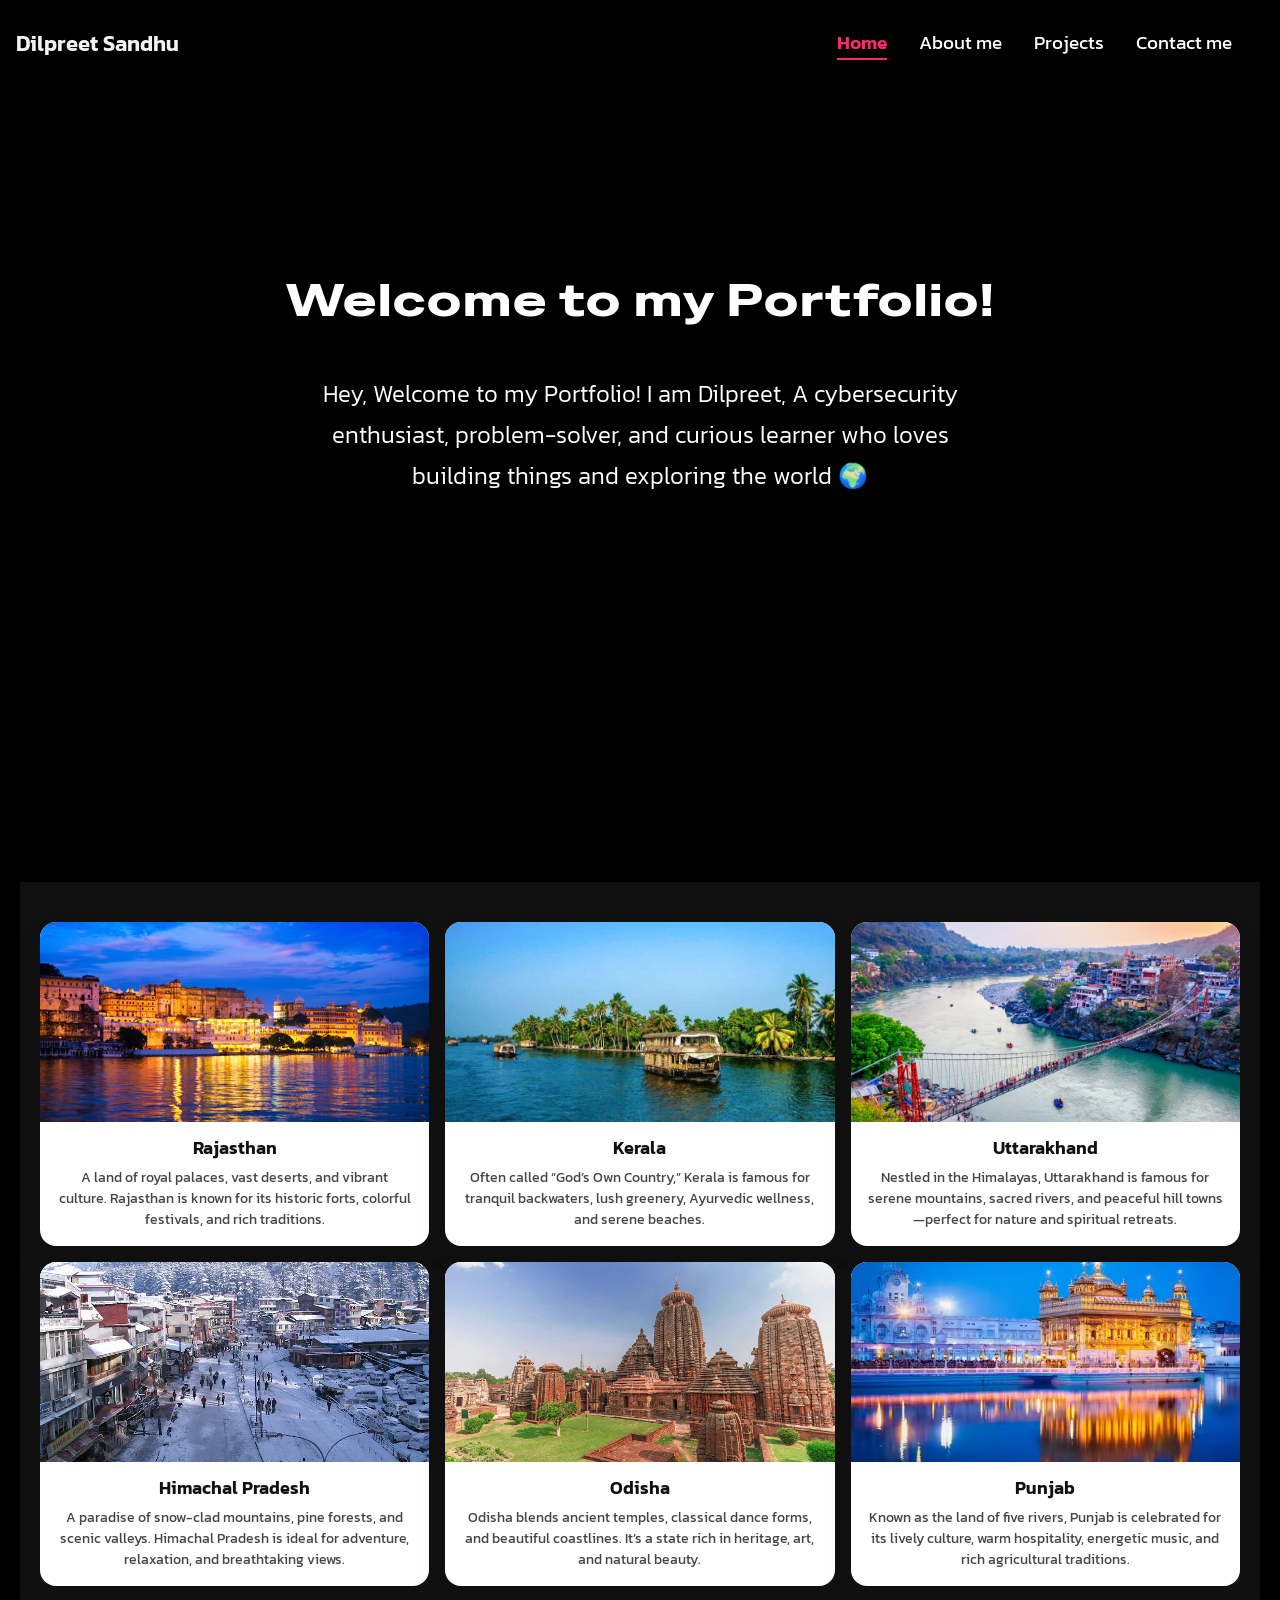
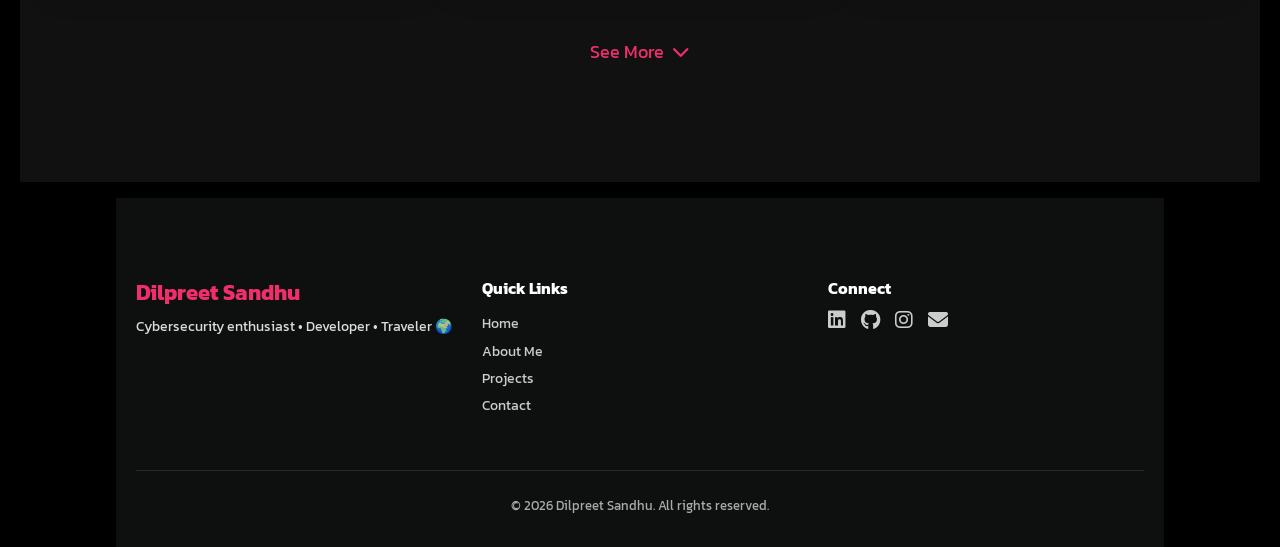
<file: index.html>
<!DOCTYPE html>
<html lang="en">
<head>
    <meta charset="UTF-8">
    <meta name="viewport" content="width=device-width, initial-scale=1.0">

    <link rel="stylesheet" href="https://cdnjs.cloudflare.com/ajax/libs/font-awesome/6.7.2/css/all.min.css" integrity="sha512-Evv84Mr4kqVGRNSgIGL/F/aIDqQb7xQ2vcrdIwxfjThSH8CSR7PBEakCr51Ck+w+/U6swU2Im1vVX0SVk9ABhg==" crossorigin="anonymous" referrerpolicy="no-referrer" />

    <link rel="preconnect" href="https://fonts.googleapis.com">
    <link rel="preconnect" href="https://fonts.gstatic.com" crossorigin>
    <link href="https://fonts.googleapis.com/css2?family=Gravitas+One&family=Great+Vibes&family=Kanit:ital,wght@0,100;0,200;0,300;0,400;0,500;0,600;0,700;0,800;0,900;1,100;1,200;1,300;1,400;1,500;1,600;1,700;1,800;1,900&family=Lexend:wght@100..900&family=Special+Gothic+Expanded+One&display=swap" rel="stylesheet">
    <link href="style.css" rel="stylesheet">
    <link href="style2.css" rel="stylesheet">
    <link href="responsive.css" rel="stylesheet">
    <title>Travel Diary</title>
</head>


<body style="background: black">
    <nav class="navbar">
        <div class="container flex">
        <a href="index.html" class="site-brand">Dilpreet Sandhu</a>
        </div>
        
        <div id="navbar-collapse">
            <button type="button" id="navbar-close-btn" class="flex">
                <i class="fas fa-times"></i>
            </button>
            <ul class="navbar-nav">
                <li class="nav-item">
                    <a href="index.html" class="nav-link">Home</a>
                </li>
                <li class="nav-item">
                    <a href="aboutme.html" class="nav-link">About me</a>
                </li>
                <li class="nav-item">
                    <a href="gallery.html" class="nav-link">Projects</a>
                </li>
                <li class="nav-item">
                    <a href="contact.html" class="nav-link">Contact me</a>
                </li>
            </ul>
        </div>
    </nav>

    <header class="flex">
        <div class="container">
            <div id="Header-Title" style="text-align: center;">
                <h1 class="special-gothic-expanded-one-regular">Welcome to my Portfolio!</h1>
                <p class="kanit-thin">
                    Hey, Welcome to my Portfolio! I am Dilpreet, A cybersecurity enthusiast, problem-solver, and curious learner
                    who loves building things and exploring the world 🌍
                </p>
                <!-- <button class="special-gothic-expanded-one-regular">Popular Blogs</button> -->
            </div>
        </div>
    </header>

    <div class="Content Places">
        <h2 class="special-gothic-expanded-one-regular" style="text-align: center; color: rgb(0, 0, 0)">Explore all the places I have been to!</h2>
        <div  style="text-align: center; font-family: 'Lucida Sans', 'Lucida Sans Regular', 'Lucida Grande', 'Lucida Sans Unicode', Geneva, Verdana, sans-serif">
            
        </div>
        <!-- <div class="kanit-regular" style="text-align: center;">
            <h3>My International Trips</h3>
        </div> -->

    </div>

    <div class="featured-wrapper">
        <div class="second-section">
          <div class="course-cards">
            <div>
                <img src="images/citypalace.jpg" class="course-img"/>
                <h3 class="course-heading">Rajasthan</h3>
                <p>A land of royal palaces, vast deserts, and vibrant culture. Rajasthan is known for its historic forts, colorful festivals, and rich traditions.</p>
                
            </div>

            <div>
                <img src="images/allepy.jpg" class="course-img"/>
                <h3 class="course-heading">Kerala</h3>
                <p>Often called “God’s Own Country,” Kerala is famous for tranquil backwaters, lush greenery, Ayurvedic wellness, and serene beaches.</p>
                
            </div>

            <div>
                <img src="images/rishi.jpg" class="course-img"/>
                <h3 class="course-heading">Uttarakhand</h3>
                <p>Nestled in the Himalayas, Uttarakhand is famous for serene mountains, sacred rivers, and peaceful hill towns—perfect for nature and spiritual retreats.</p>
                
            </div>

            <div>
                <img src="images/manali2.jpg" class="course-img"/>
                <h3 class="course-heading">Himachal Pradesh</h3>
                <p>A paradise of snow-clad mountains, pine forests, and scenic valleys. Himachal Pradesh is ideal for adventure, relaxation, and breathtaking views.</p>
                
            </div>

            <div>
                <img src="images/odisha.jpeg" class="course-img"/>
                <h3 class="course-heading">Odisha</h3>
                <p>Odisha blends ancient temples, classical dance forms, and beautiful coastlines. It’s a state rich in heritage, art, and natural beauty.
                </p>
                
            </div>

            <div>
                <img src="images/Punjab.avif" class="course-img"/>
                <h3 class="course-heading">Punjab</h3>
                <p>Known as the land of five rivers, Punjab is celebrated for its lively culture, warm hospitality, energetic music, and rich agricultural traditions.</p>
                
            </div>

            <!-- Pull-down trigger -->
<div class="know-more-toggle">
    <span>See More</span>
    <i class="fas fa-chevron-down"></i>
  </div>
  
  <!-- Hidden cards -->
  <div class="extra-cards">
    <!-- MOVE all remaining cards INSIDE here -->

            <div>
                <img src="images/gujurat.jpeg" class="course-img"/>
                <h3 class="course-heading">Gujarat</h3>
                <p>Known for its diverse landscapes and rich legacy, Gujarat is celebrated for its historic architecture, lively festivals, flavorful cuisine, and welcoming spirit.</p>
                
            </div>

            <div>
                <img src="images/maharashtra.jpg" class="course-img"/>
                <h3 class="course-heading">Maharashtra</h3>
                <p>Known for its varied landscapes and iconic landmarks, Maharashtra is celebrated for its historic forts, bustling cities, scenic hill stations, and warm hospitality.</p>
                
            </div>

            <div>
                <img src="images/delhi.webp" class="course-img"/>
                <h3 class="course-heading">Delhi</h3>
                <p>Known for its grand monuments and bustling neighborhoods, Delhi is celebrated for its history, culture, diverse cuisine, and vibrant city life.</p>
                
            </div>

            <div>
                <img src="images/goa.jpg" class="course-img"/>
                <h3 class="course-heading">Goa</h3>
                <p>Known for its sun-kissed beaches and lively atmosphere, Goa is celebrated for its vibrant nightlife, Portuguese-influenced architecture, rich culture, and diverse cuisine.</p>
                
            </div>

            <div>
                <img src="images/daman.jpg" class="course-img"/>
                <h3 class="course-heading">Daman and Diu</h3>
                <p>Known for its serene coastline and colonial charm, Daman and Diu is celebrated for its quiet beaches, historic forts, Portuguese heritage, and laid-back coastal vibe.</p>
                
            </div>

            <div>
                <img src="images/assam.jpg" class="course-img"/>
                <h3 class="course-heading">Assam</h3>
                <p>Known for its lush landscapes and rich biodiversity, Assam is celebrated for its tea gardens, mighty rivers, unique wildlife, and vibrant cultural traditions.</p>
                
            </div>

            </div>

        </div>
        </div>

       

        <footer class="footer">
            <div class="footer-container">
          
              <!-- Left -->
              <div class="footer-brand">
                <h3>Dilpreet Sandhu</h3>
                <p>Cybersecurity enthusiast • Developer • Traveler 🌍</p>
              </div>
          
              <!-- Center -->
              <div class="footer-links">
                <h4>Quick Links</h4>
                <ul>
                  <li><a href="index.html">Home</a></li>
                  <li><a href="aboutme.html">About Me</a></li>
                  <li><a href="gallery.html">Projects</a></li>
                  <li><a href="contact.html">Contact</a></li>
                </ul>
              </div>
          
              <!-- Right -->
              <div class="footer-social">
                <h4>Connect</h4>
                <div class="social-icons">
                  <a href="https://www.linkedin.com/in/dilpreet-sandhu-54a666260" aria-label="LinkedIn"><i class="fab fa-linkedin"></i></a>
                  <a href="https://github.com/Dilpreetksandhu" aria-label="GitHub"><i class="fab fa-github"></i></a>
                  <a href="https://www.instagram.com/dilpreet_s6?igsh=dnJqbTY3d2Vzbnhx&utm_source=qr" aria-label="Instagram"><i class="fab fa-instagram"></i></a>
                  <a href="mailto:dilpreetsandhu2103@gmail.com" aria-label="Email"><i class="fas fa-envelope"></i></a>
                </div>
              </div>
          
            </div>
          
            <div class="footer-bottom">
              <p>© 2026 Dilpreet Sandhu. All rights reserved.</p>
            </div>
          </footer>
    <script src="script.js"></script>
</body>
</html>
</file>
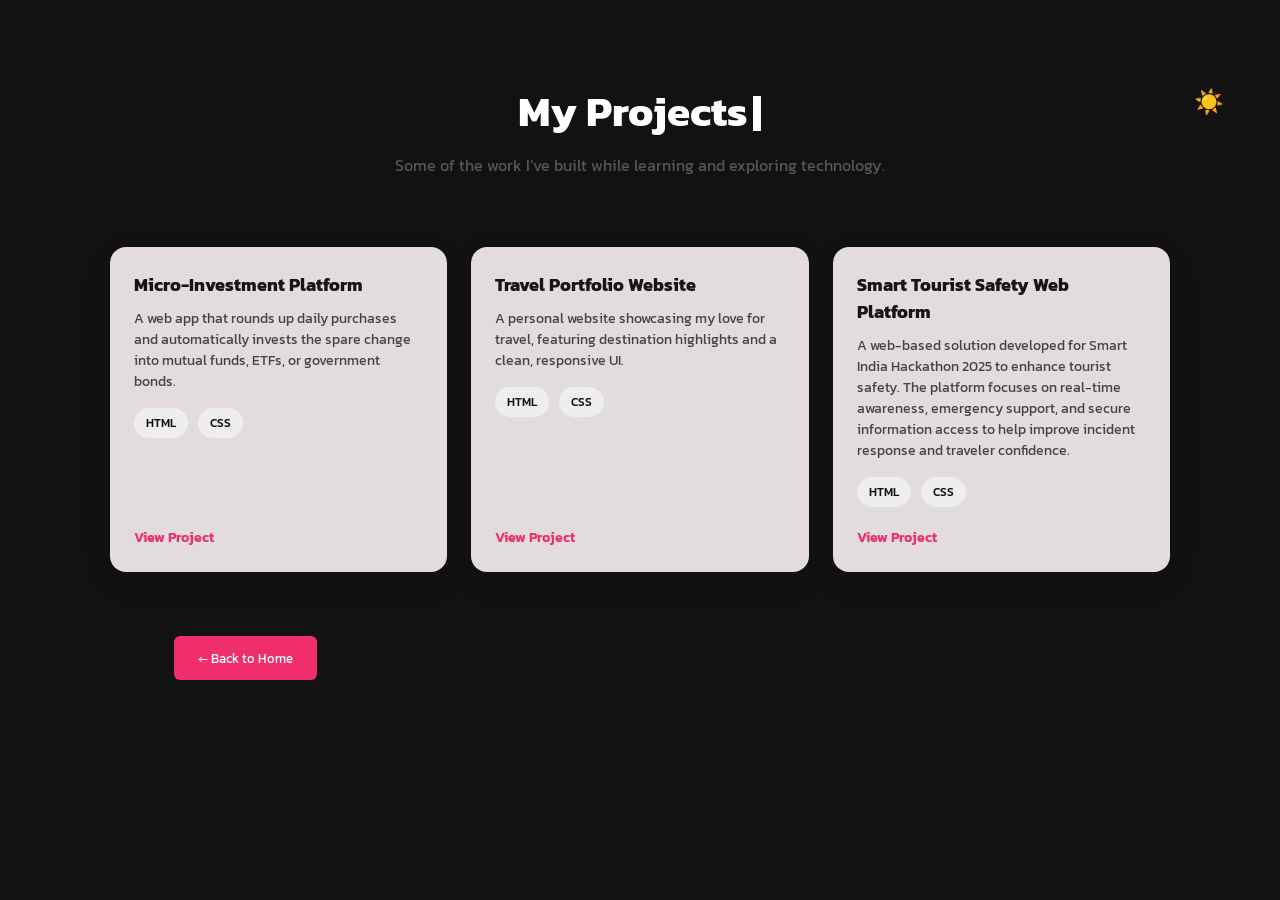
<file: gallery.html>
<!DOCTYPE html>
<html lang="en">
<head>
  <meta charset="UTF-8">
  <meta name="viewport" content="width=device-width, initial-scale=1.0">
  <title>My Projects</title>
  <link rel="stylesheet" href="projects.css">
  <link rel="preconnect" href="https://fonts.googleapis.com">
  <link rel="preconnect" href="https://fonts.gstatic.com" crossorigin>
  <link href="https://fonts.googleapis.com/css2?family=Inter:wght@300;400;500;600;700&display=swap" rel="stylesheet">
  <link rel="stylesheet" href="https://cdnjs.cloudflare.com/ajax/libs/font-awesome/6.7.2/css/all.min.css" integrity="sha512-Evv84Mr4kqVGRNSgIGL/F/aIDqQb7xQ2vcrdIwxfjThSH8CSR7PBEakCr51Ck+w+/U6swU2Im1vVX0SVk9ABhg==" crossorigin="anonymous" referrerpolicy="no-referrer" />

  <link href="https://fonts.googleapis.com/css2?family=Gravitas+One&family=Great+Vibes&family=Kanit:ital,wght@0,100;0,200;0,300;0,400;0,500;0,600;0,700;0,800;0,900;1,100;1,200;1,300;1,400;1,500;1,600;1,700;1,800;1,900&family=Lexend:wght@100..900&family=Special+Gothic+Expanded+One&display=swap" rel="stylesheet">
</head>
<body>
  
  <!-- HEADER -->
  <section class="projects-hero">
    <button id="theme-toggle" class="theme-btn">
      ☀️
    </button>
    <h1 id="typewriter">My Projects</h1>
    <p>Some of the work I’ve built while learning and exploring technology.</p>
  </section>

  <!-- PROJECTS GRID -->
  <section class="projects-section">

    <!-- Project 1 -->
    <div class="project-card">
      <h3>Micro-Investment Platform</h3>
      <p>
        A web app that rounds up daily purchases and automatically
invests the spare change into mutual funds, ETFs, or government bonds.
      </p>
      <div class="tech">
        <span>HTML</span>
        <span>CSS</span>
      </div>
      <a href="https://invest-a-bit-w4nj.vercel.app" class="project-link">View Project</a>
    </div>

    <!-- Project 2 -->
    

    <!-- Project 3 -->
    <div class="project-card">
      <h3>Travel Portfolio Website</h3>
      <p>
        A personal website showcasing my love for travel, featuring destination
        highlights and a clean, responsive UI.
      </p>
      <div class="tech">
        <span>HTML</span>
        <span>CSS</span>
      </div>
      <a href="https://dilpreetksandhu.github.io/ecse-travel/index.html" class="project-link">View Project</a>
    </div>

    <div class="project-card">
      <h3>Smart Tourist Safety Web Platform</h3>
      <p>
        A web-based solution developed for Smart India Hackathon 2025 to enhance tourist safety. The platform focuses on real-time awareness, emergency support, and secure information access to help improve incident response and traveler confidence.

      </p>
      <div class="tech">
        <span>HTML</span>
        <span>CSS</span>
      </div>
      <a href="https://github.com/Dilpreetksandhu/suraksha-path-main-2.git" class="project-link">View Project</a>
    </div>

    <button style="margin-left: 4rem;">
      <a href="index.html" style="text-decoration: none; color:azure">← Back to Home</a>
    </button>
  </section>
<script src="script.js"></script>
</body>
</html>
</file>
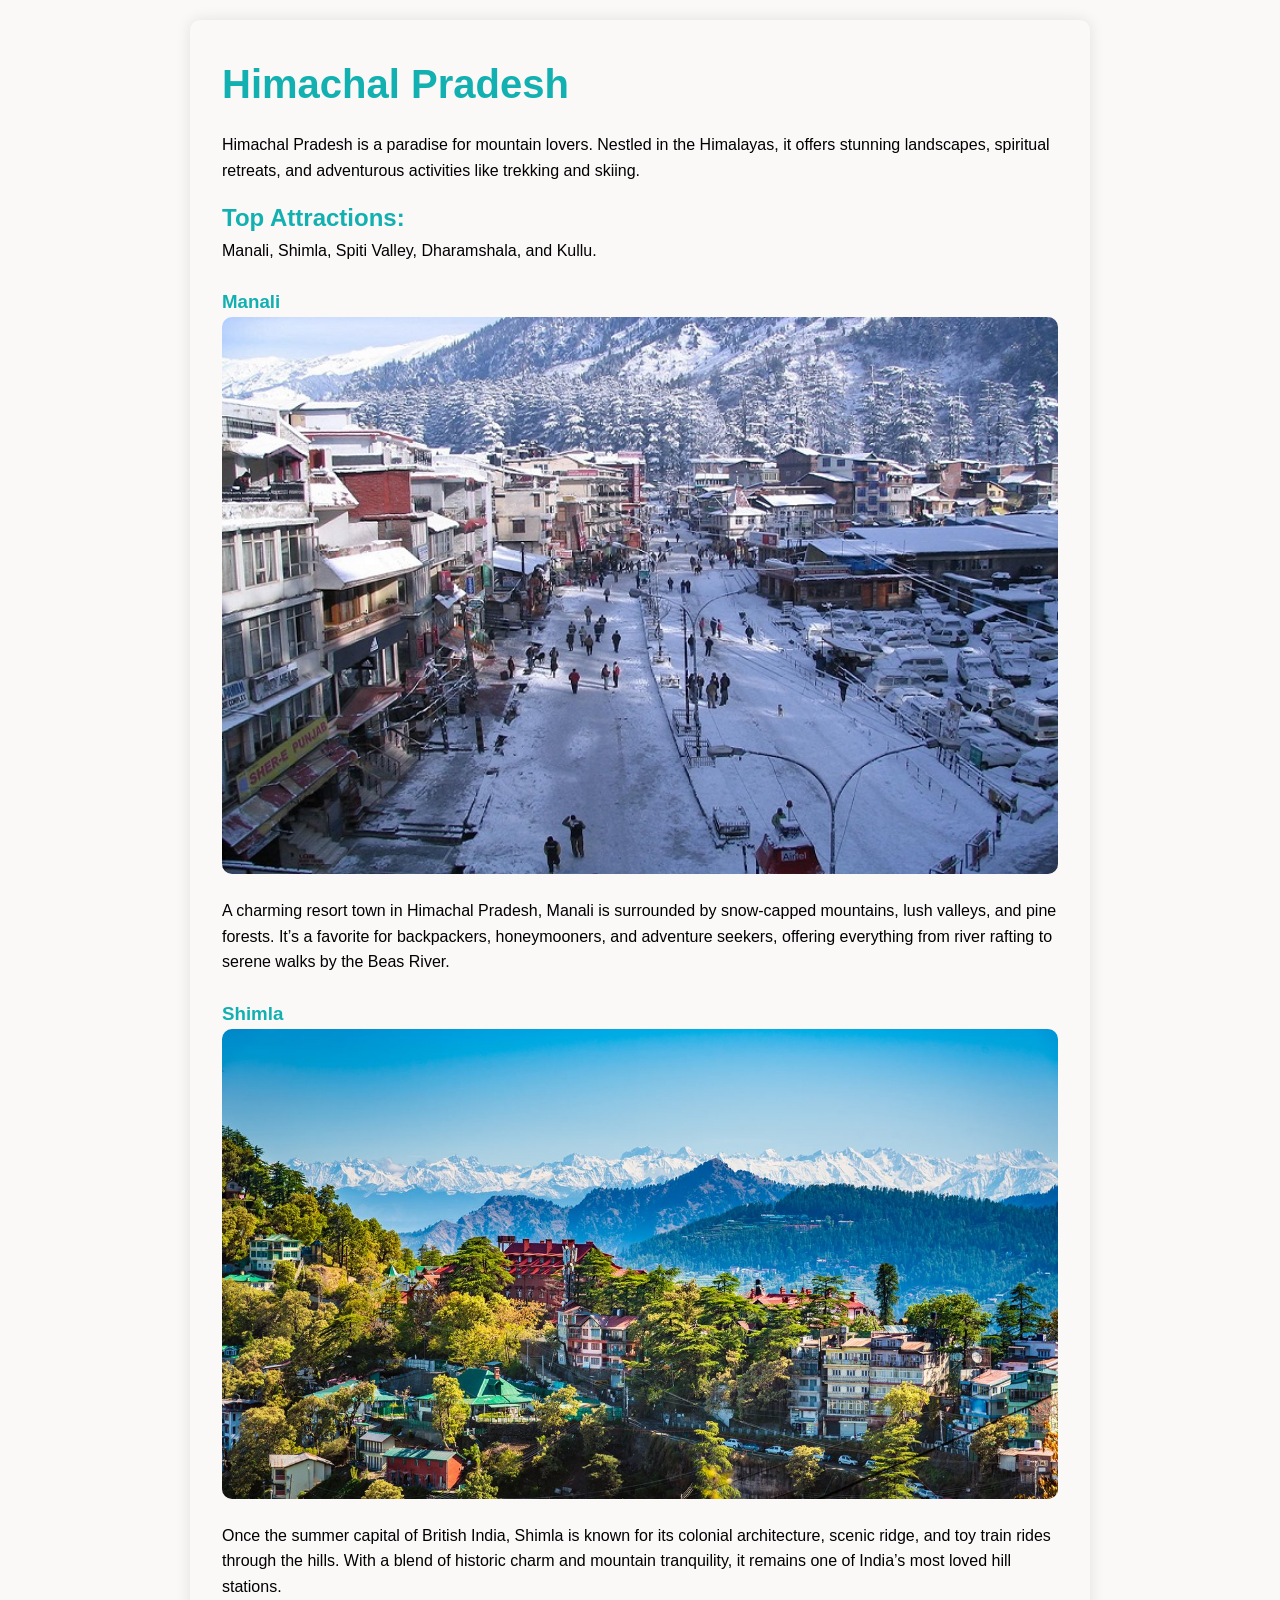
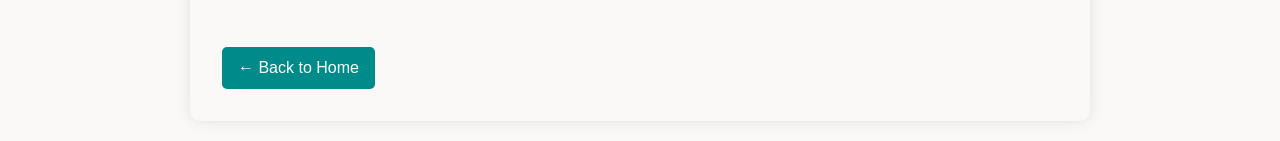
<file: hp.html>
<!-- Similar structure, different content -->
<!DOCTYPE html>
<html lang="en">
<head>
  <meta charset="UTF-8" />
  <meta name="viewport" content="width=device-width, initial-scale=1.0"/>
  <title>Himachal Pradesh</title>
  <link rel="stylesheet" href="places.css" />
</head>
<body>


  <div>
  <div class="container">
    <h1>Himachal Pradesh</h1>
   
    <p>
      Himachal Pradesh is a paradise for mountain lovers. Nestled in the Himalayas, it offers stunning landscapes,
      spiritual retreats, and adventurous activities like trekking and skiing.
    </p>
    <h2>Top Attractions:</h2>
    <p>Manali, Shimla, Spiti Valley, Dharamshala, and Kullu.</p>

    <h3>Manali</h3>
    <img src="images/manali2.jpg">
    <p>A charming resort town in Himachal Pradesh, Manali is surrounded by snow-capped mountains, lush valleys, and pine forests. It’s a favorite for backpackers, honeymooners, and adventure seekers, offering everything from river rafting to serene walks by the Beas River.</p>
    <h3>Shimla</h3>
    <img src="images/shimla.jpeg">
    <p>Once the summer capital of British India, Shimla is known for its colonial architecture, scenic ridge, and toy train rides through the hills. With a blend of historic charm and mountain tranquility, it remains one of India’s most loved hill stations.</p>
    
    <a href="index.html" class="back-link">← Back to Home</a>
  </div>
</div>
</body>
</html>
</file>
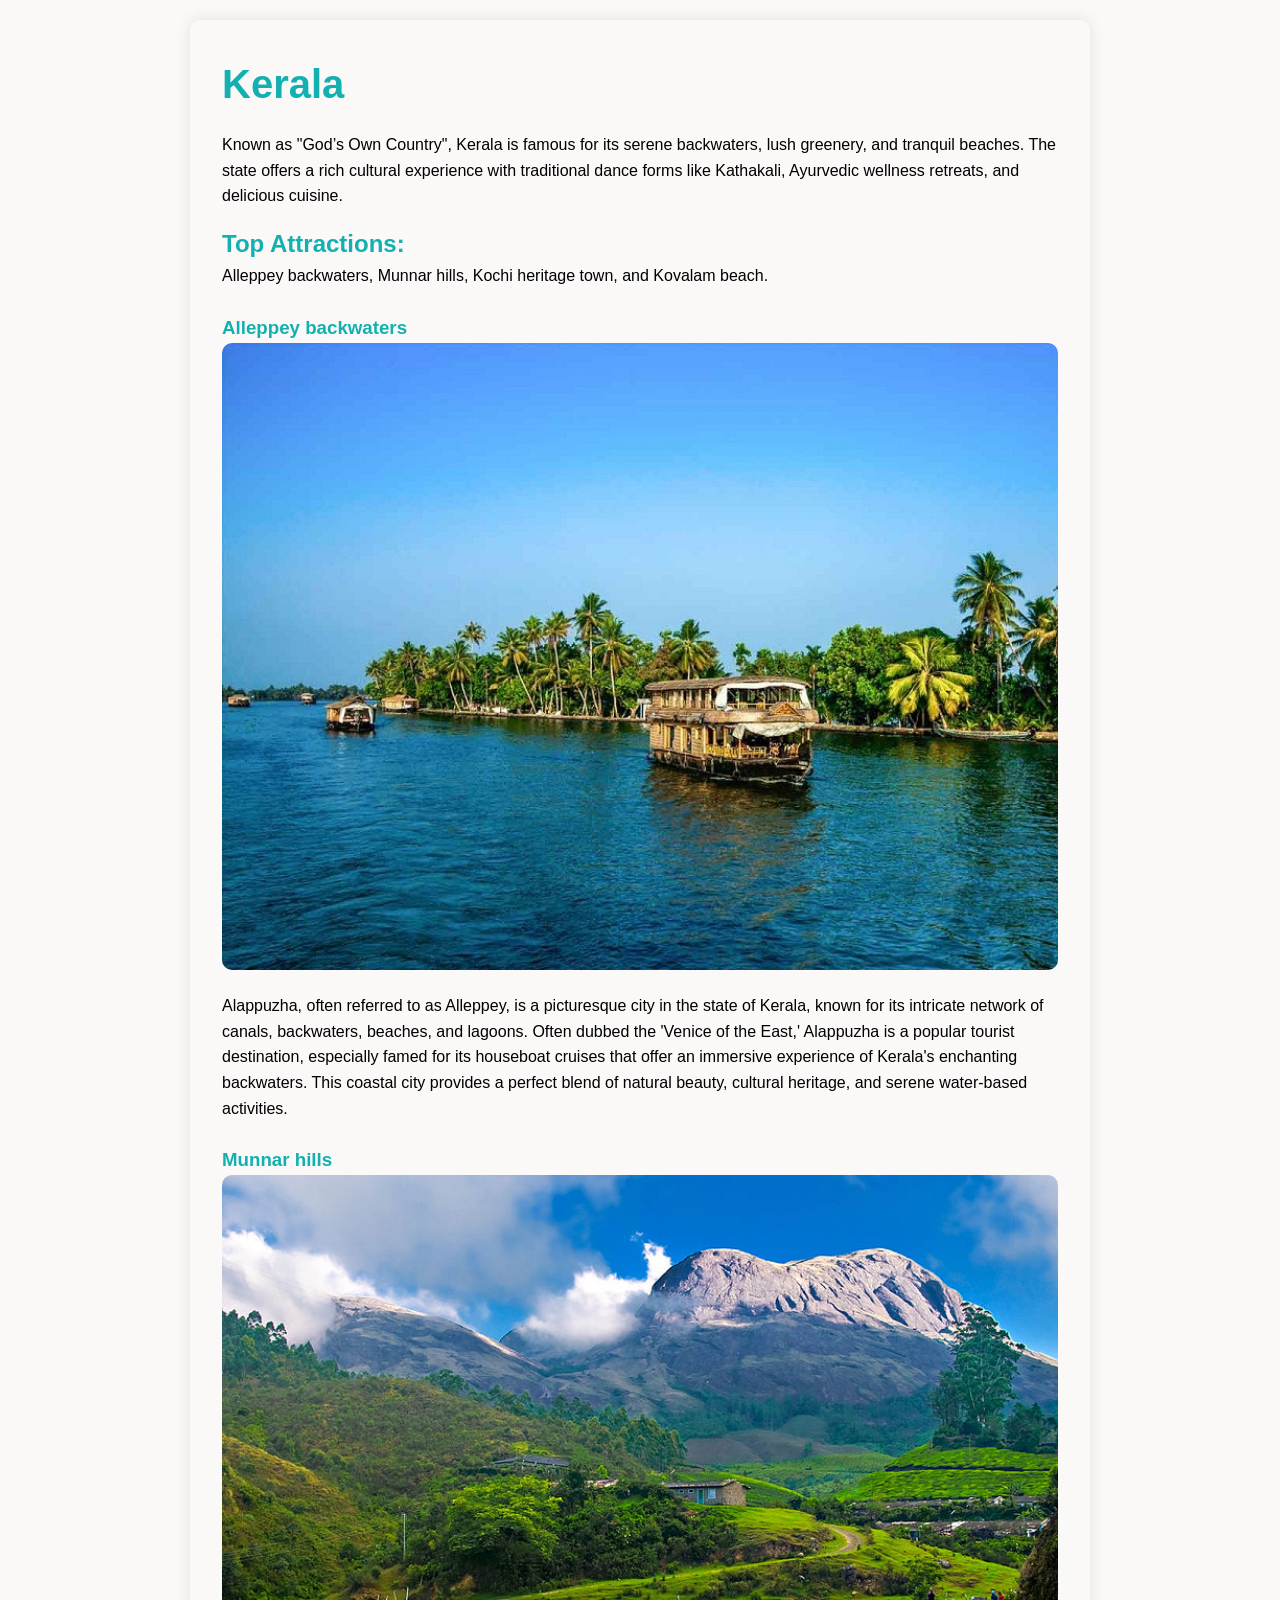
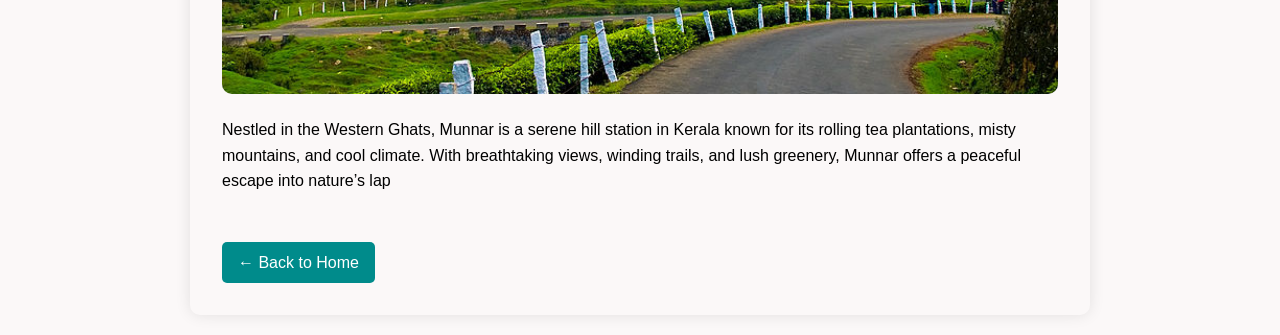
<file: kerala.html>
<!DOCTYPE html>
<html lang="en">
<head>
  <meta charset="UTF-8" />
  <meta name="viewport" content="width=device-width, initial-scale=1.0"/>
  <title>Kerala</title>
  <link rel="stylesheet" href="places.css" />
</head>
<body>


  <div>
  <div class="container">
    <h1>Kerala</h1>
    
    <p>
      Known as "God’s Own Country", Kerala is famous for its serene backwaters, lush greenery, and tranquil beaches.
      The state offers a rich cultural experience with traditional dance forms like Kathakali, Ayurvedic wellness retreats, and delicious cuisine.
    </p>
    <h2>Top Attractions:</h2>
    <p>Alleppey backwaters, Munnar hills, Kochi heritage town, and Kovalam beach.</p>

    <h3>Alleppey backwaters</h3>
    <img src="images/allepy.jpg">
    <p>Alappuzha, often referred to as Alleppey, is a picturesque city in the state of Kerala, known for its intricate network of canals, backwaters, beaches, and lagoons. Often dubbed the 'Venice of the East,' Alappuzha is a popular tourist destination, especially famed for its houseboat cruises that offer an immersive experience of Kerala's enchanting backwaters. This coastal city provides a perfect blend of natural beauty, cultural heritage, and serene water-based activities.</p>
    <h3>Munnar hills</h3>
    <img src="images/Munnar.jpg">
    <p>Nestled in the Western Ghats, Munnar is a serene hill station in Kerala known for its rolling tea plantations, misty mountains, and cool climate. With breathtaking views, winding trails, and lush greenery, Munnar offers a peaceful escape into nature’s lap</p>
    
    <a href="index.html" class="back-link">← Back to Home</a>
  </div>
</div>
</body>
</html>
</file>
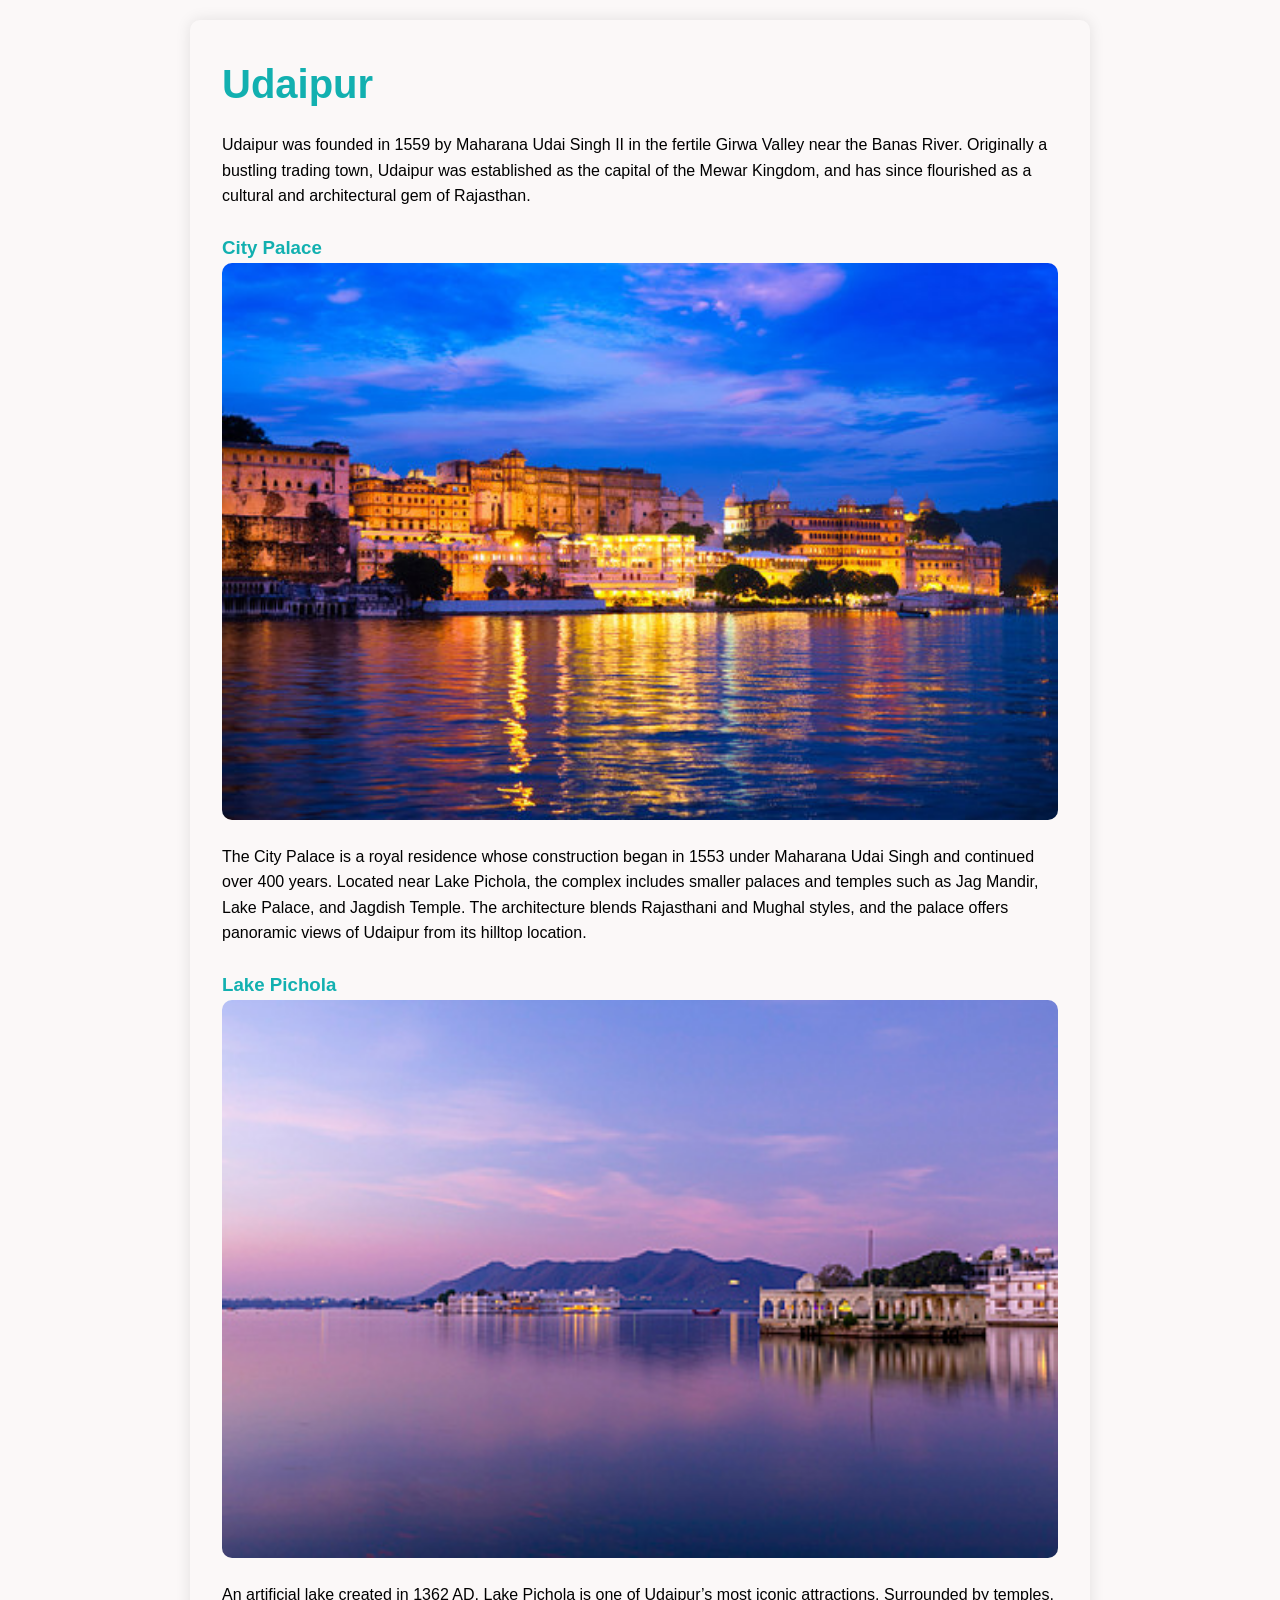
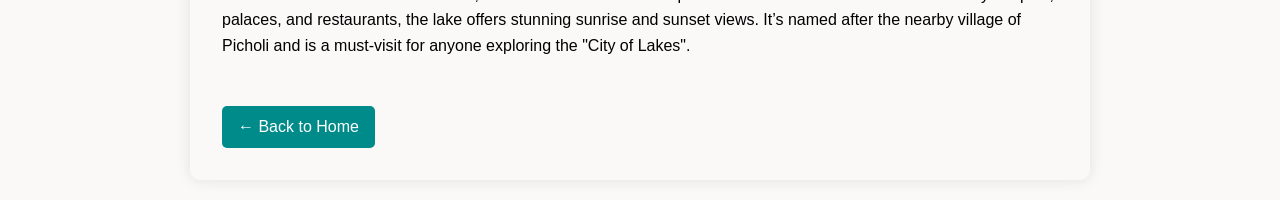
<file: udaipur.html>
<!DOCTYPE html>
<html lang="en">
<head>
  <meta charset="UTF-8" />
  <meta name="viewport" content="width=device-width, initial-scale=1.0"/>
  <title>Udaipur</title>
  <link rel="stylesheet" href="places.css" />
</head>
<body>


<div>
  <div class="container">
    <h1>Udaipur</h1>
    <p>
      Udaipur was founded in 1559 by Maharana Udai Singh II in the fertile Girwa Valley near the Banas River.
      Originally a bustling trading town, Udaipur was established as the capital of the Mewar Kingdom, and has since flourished as a cultural and architectural gem of Rajasthan.
    </p>

    <h3>City Palace</h3>
    <img src="images/citypalace.jpg" alt="City Palace Udaipur">
    <p>
      The City Palace is a royal residence whose construction began in 1553 under Maharana Udai Singh and continued over 400 years.
      Located near Lake Pichola, the complex includes smaller palaces and temples such as Jag Mandir, Lake Palace, and Jagdish Temple.
      The architecture blends Rajasthani and Mughal styles, and the palace offers panoramic views of Udaipur from its hilltop location.
    </p>

    <h3>Lake Pichola</h3>
    <img src="images/pichola.jpg" alt="Lake Pichola">
    <p>
      An artificial lake created in 1362 AD, Lake Pichola is one of Udaipur’s most iconic attractions.
      Surrounded by temples, palaces, and restaurants, the lake offers stunning sunrise and sunset views.
      It’s named after the nearby village of Picholi and is a must-visit for anyone exploring the "City of Lakes".
    </p>

    
    <a href="index.html" class="back-link">← Back to Home</a>
  </div>
</div>
</body>
</html>
</file>
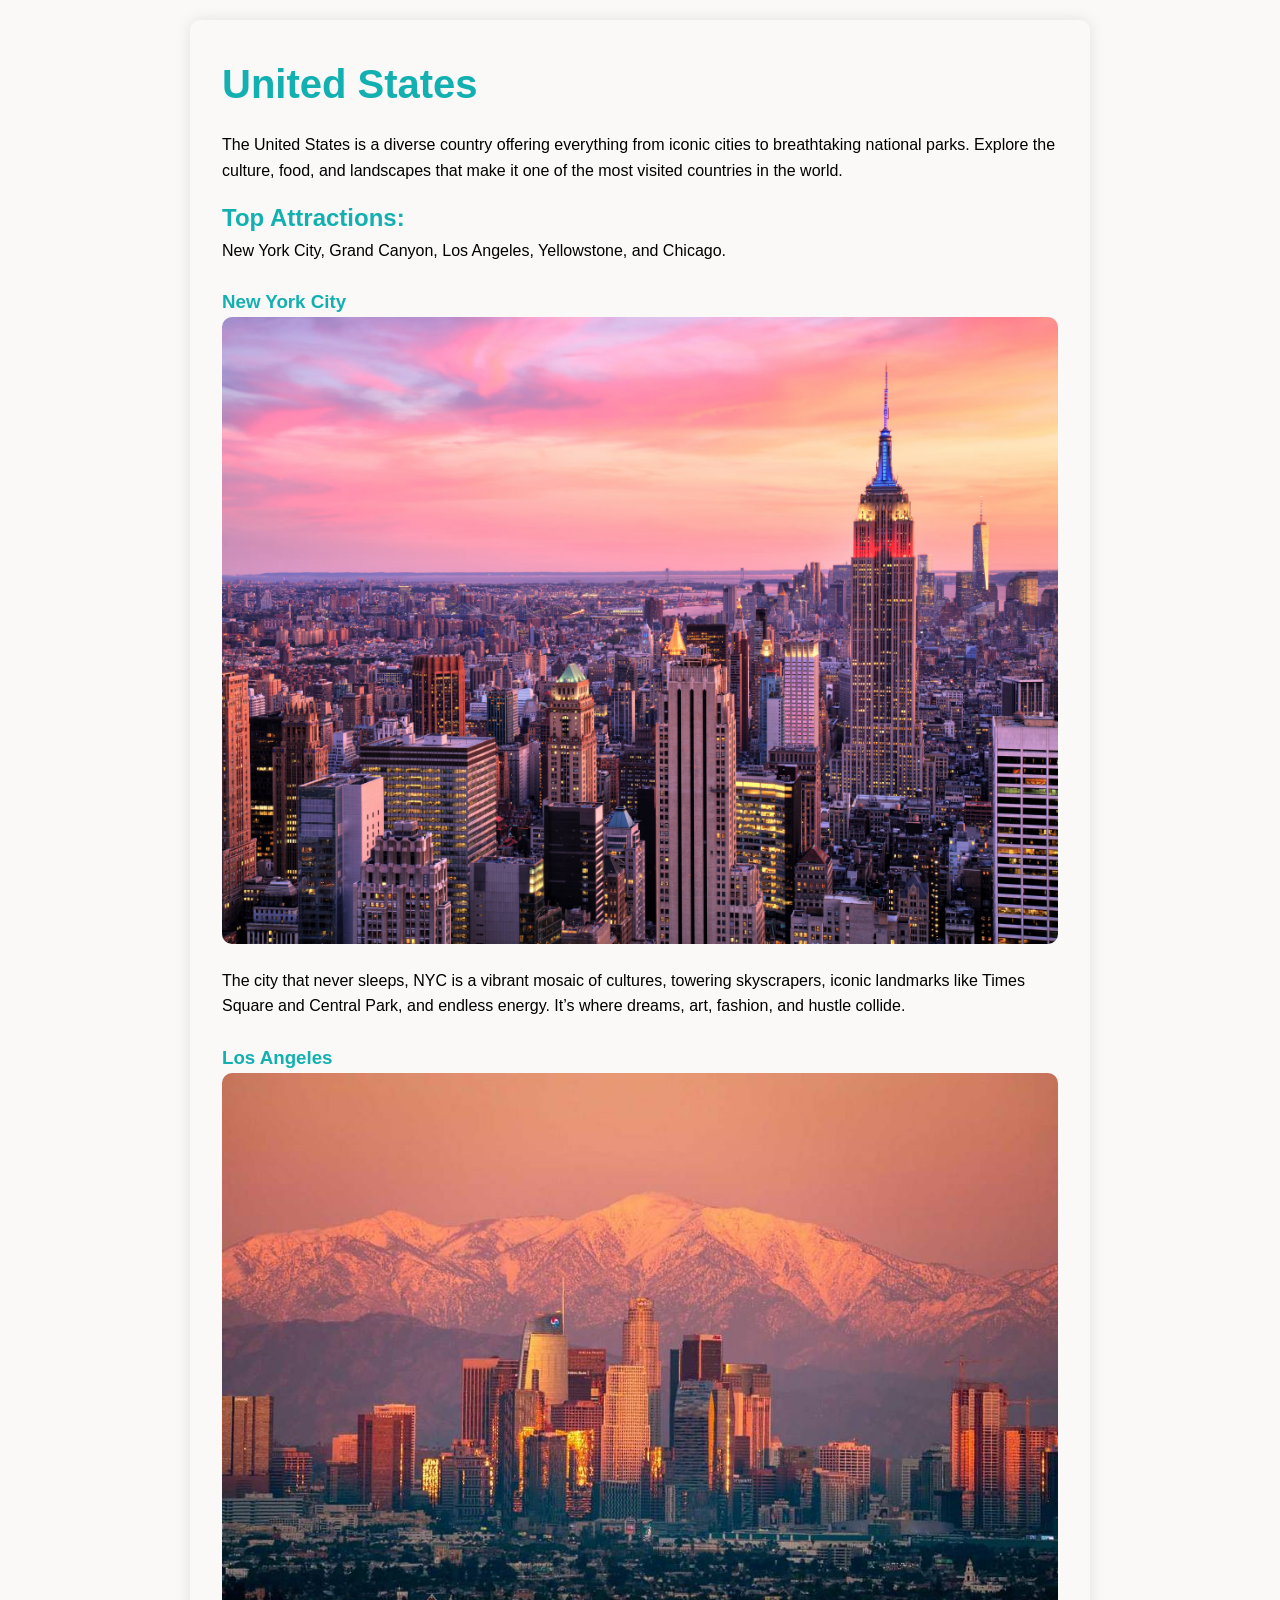
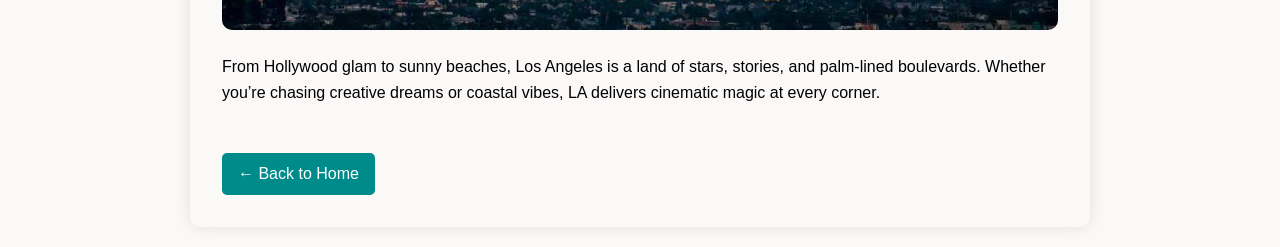
<file: us.html>
<!DOCTYPE html>
<html lang="en">
<head>
  <meta charset="UTF-8" />
  <meta name="viewport" content="width=device-width, initial-scale=1.0"/>
  <title>United States</title>
  <link rel="stylesheet" href="places.css" />
</head>
<body>

<div>
  <div class="container">
    <h1>United States</h1>

    <p>
      The United States is a diverse country offering everything from iconic cities to breathtaking national parks.
      Explore the culture, food, and landscapes that make it one of the most visited countries in the world.
    </p>
    <h2>Top Attractions:</h2>
    <p>New York City, Grand Canyon, Los Angeles, Yellowstone, and Chicago.</p>
    <h3>New York City</h3>
    <img src="images/nyc.avif">
    <p>The city that never sleeps, NYC is a vibrant mosaic of cultures, towering skyscrapers, iconic landmarks like Times Square and Central Park, and endless energy. It’s where dreams, art, fashion, and hustle collide.</p>
    <h3>Los Angeles</h3>
    <img src="images/la.jpg">
    <p>From Hollywood glam to sunny beaches, Los Angeles is a land of stars, stories, and palm-lined boulevards. Whether you’re chasing creative dreams or coastal vibes, LA delivers cinematic magic at every corner.</p>
    
    <a href="index.html" class="back-link">← Back to Home</a>
  </div>
</div>
</body>
</html>
</file>
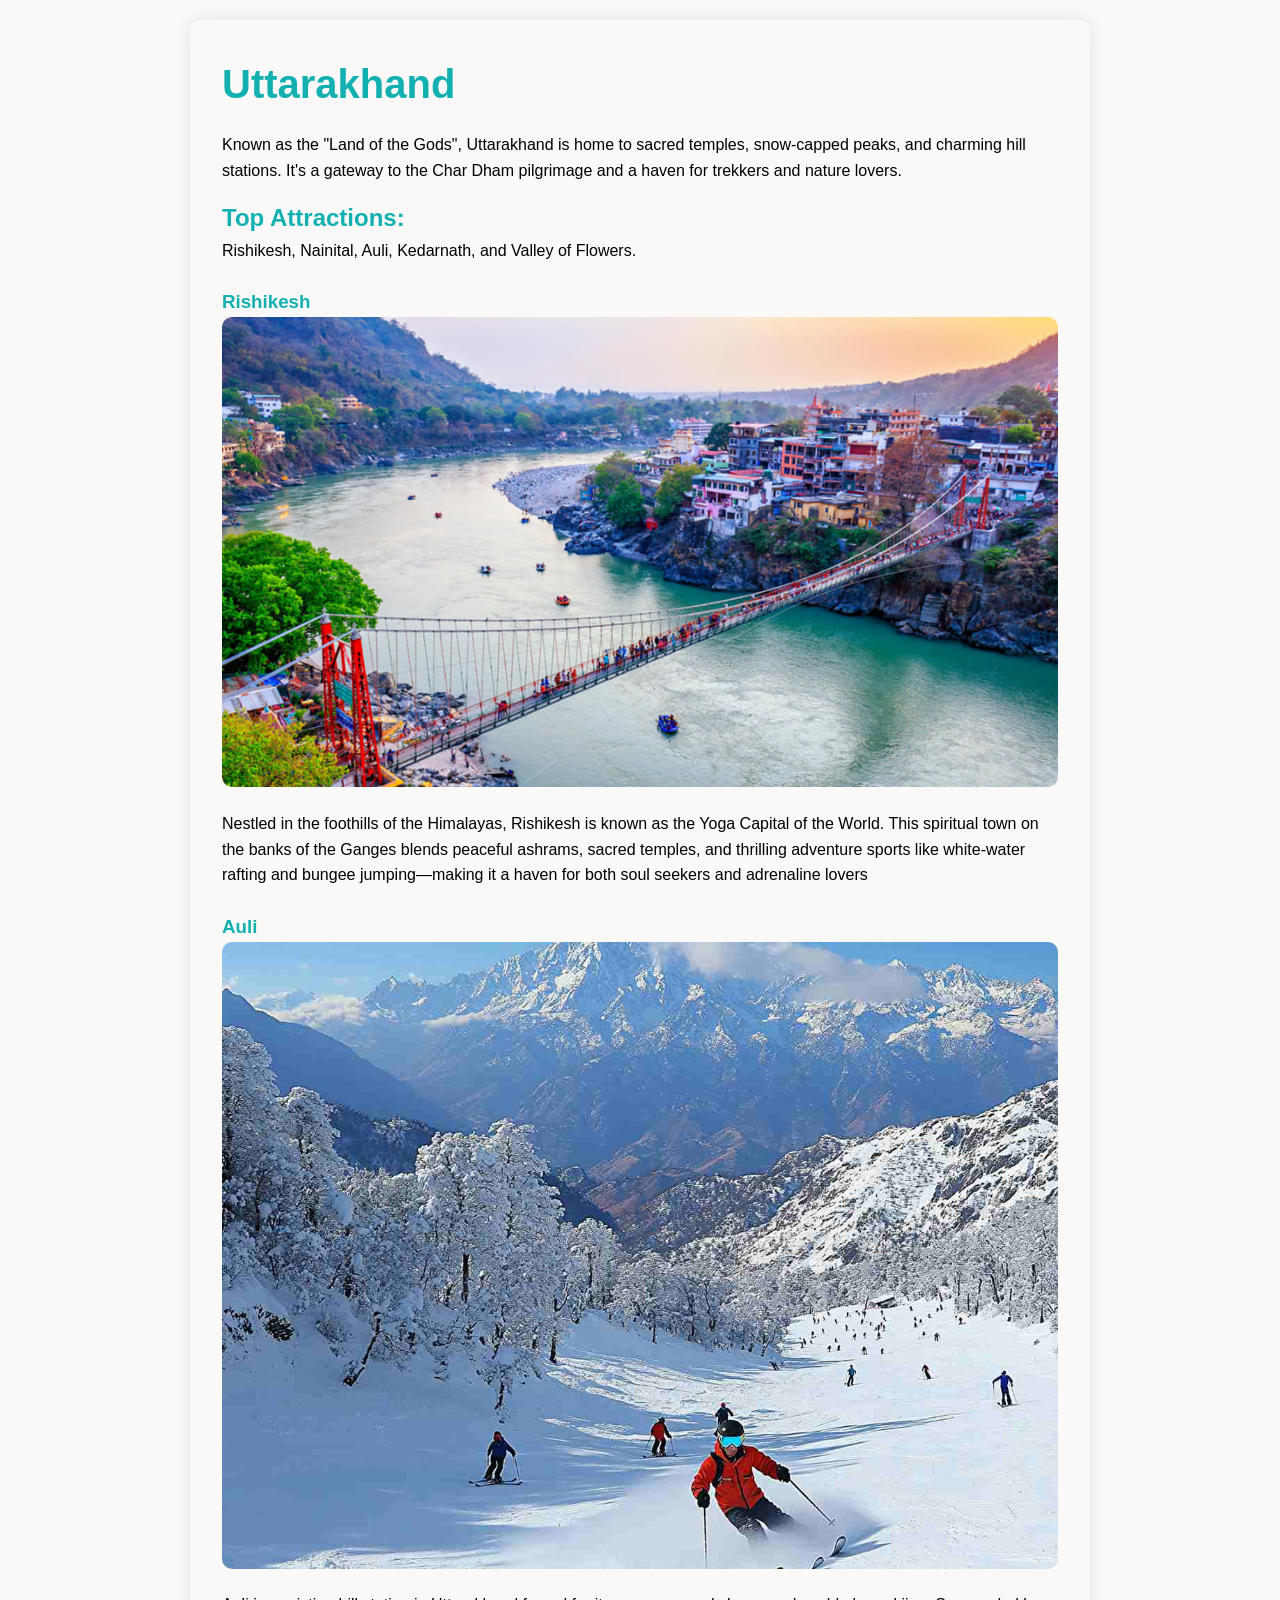
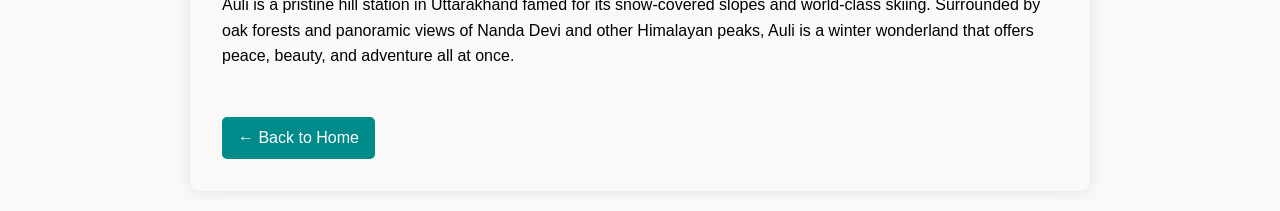
<file: uttar.html>
<!DOCTYPE html>
<html lang="en">
<head>
  <meta charset="UTF-8" />
  <meta name="viewport" content="width=device-width, initial-scale=1.0"/>
  <title>Uttarakhand</title>
  <link rel="stylesheet" href="places.css" />
</head>
<body>
 
  <div>
  <div class="container">
    <h1>Uttarakhand</h1>
    
    <p>
      Known as the "Land of the Gods", Uttarakhand is home to sacred temples, snow-capped peaks, and charming hill stations.
      It's a gateway to the Char Dham pilgrimage and a haven for trekkers and nature lovers.
    </p>
    <h2>Top Attractions:</h2>
    <p>Rishikesh, Nainital, Auli, Kedarnath, and Valley of Flowers.</p>
    <h3>Rishikesh</h3>
    <img src="images/rishi.jpg">
    <p>Nestled in the foothills of the Himalayas, Rishikesh is known as the Yoga Capital of the World. This spiritual town on the banks of the Ganges blends peaceful ashrams, sacred temples, and thrilling adventure sports like white-water rafting and bungee jumping—making it a haven for both soul seekers and adrenaline lovers</p>
    <h3>Auli</h3>
    <img src="images/auli.jpg">
    <p>Auli is a pristine hill station in Uttarakhand famed for its snow-covered slopes and world-class skiing. Surrounded by oak forests and panoramic views of Nanda Devi and other Himalayan peaks, Auli is a winter wonderland that offers peace, beauty, and adventure all at once.</p>
    
    <a href="index.html" class="back-link">← Back to Home</a>
  </div>
</div>
</body>
</html>
</file>
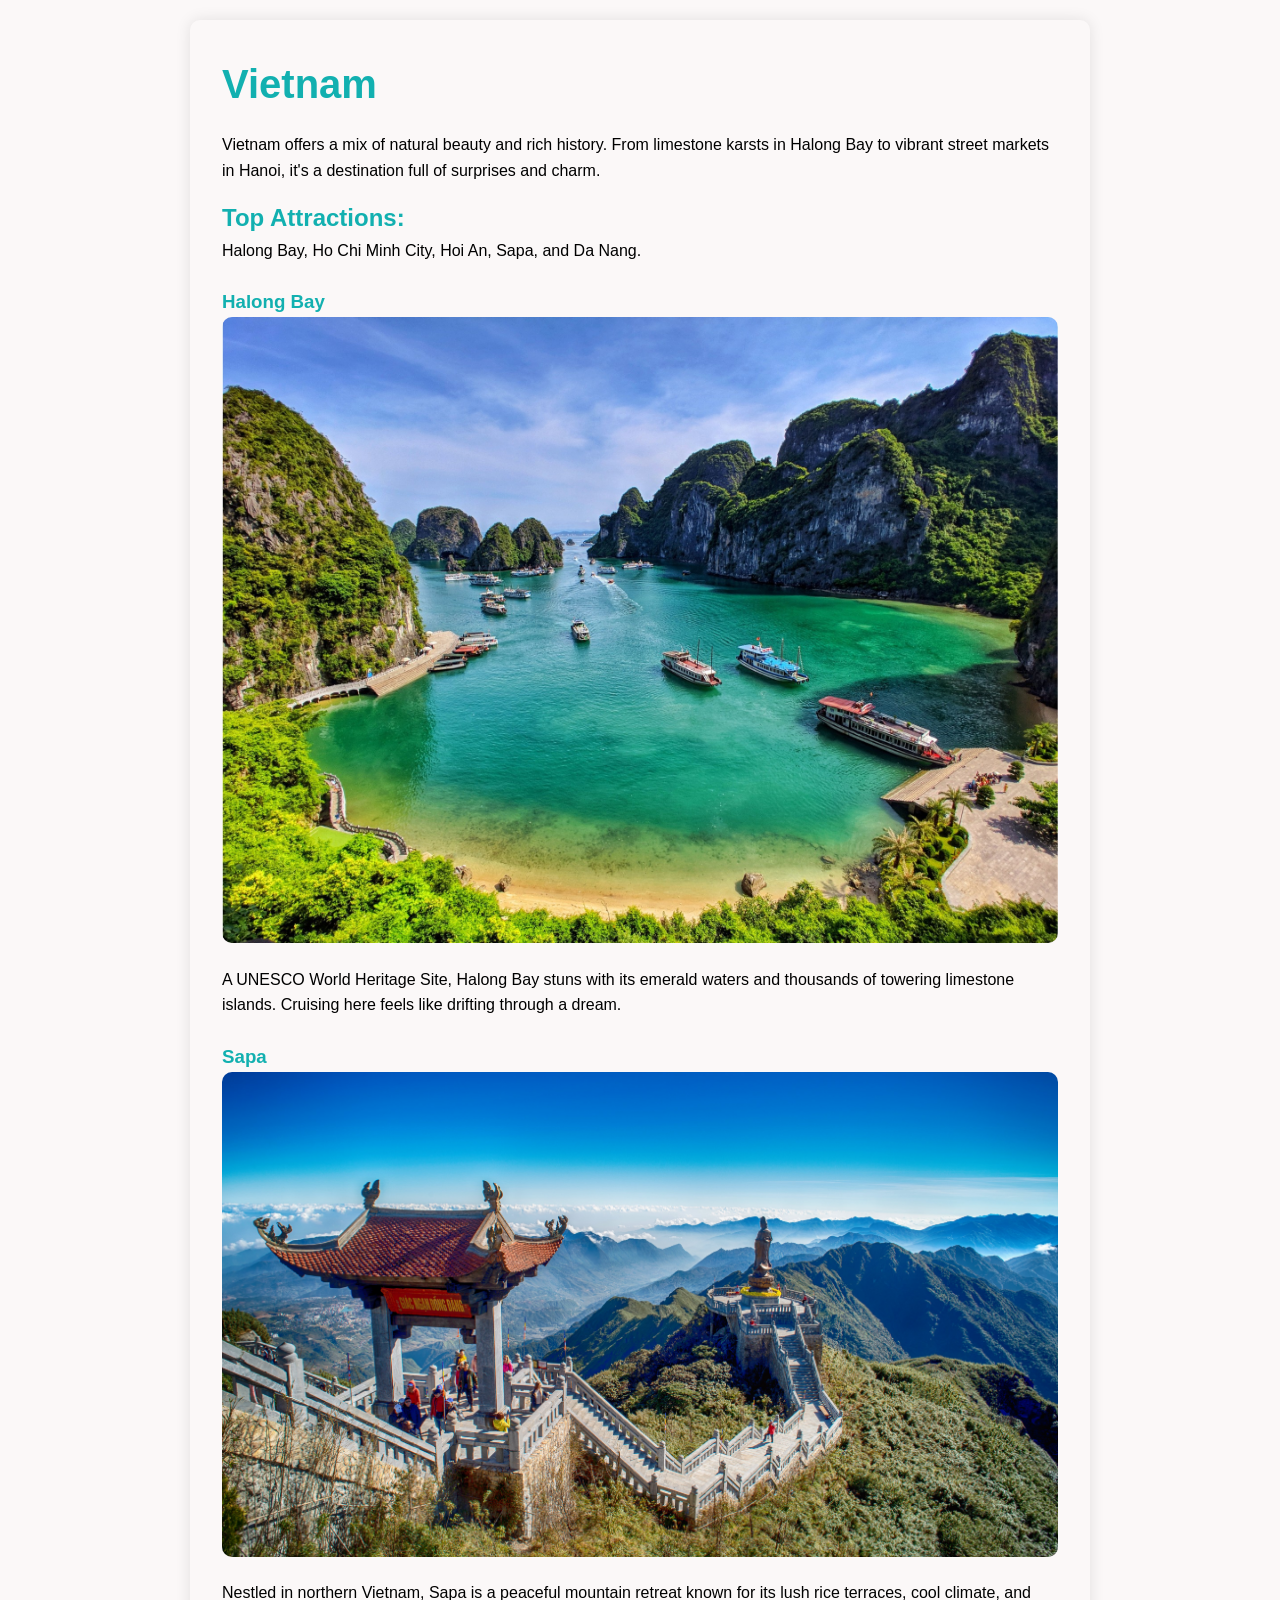
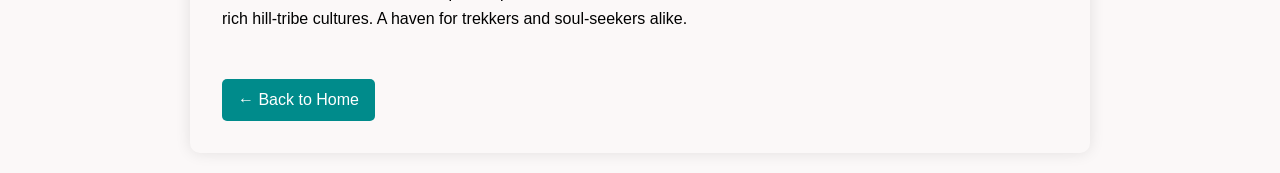
<file: vietnam.html>
<!DOCTYPE html>
<html lang="en">
<head>
  <meta charset="UTF-8" />
  <meta name="viewport" content="width=device-width, initial-scale=1.0"/>
  <title>Vietnam</title>
  <link rel="stylesheet" href="places.css" />
</head>
<body>



  <div>
  <div class="container">
    <h1>Vietnam</h1>
    <p>
      Vietnam offers a mix of natural beauty and rich history. From limestone karsts in Halong Bay to vibrant street markets in Hanoi,
      it's a destination full of surprises and charm.
    </p>
    <h2>Top Attractions:</h2>
    <p>Halong Bay, Ho Chi Minh City, Hoi An, Sapa, and Da Nang.</p>
    <h3>Halong Bay</h3>
    <img src="images/hlbay.jpg">
    <p>A UNESCO World Heritage Site, Halong Bay stuns with its emerald waters and thousands of towering limestone islands. Cruising here feels like drifting through a dream.</p>
    <h3>Sapa</h3>
    <img src="images/sapa.avif">

    <p>Nestled in northern Vietnam, Sapa is a peaceful mountain retreat known for its lush rice terraces, cool climate, and rich hill-tribe cultures. A haven for trekkers and soul-seekers alike.</p>
    
    <a href="index.html" class="back-link">← Back to Home</a>
  </div>
</div>
</body>
</html>
</file>
<file: style.css>
/*fonts*/
.special-gothic-expanded-one-regular {
    font-family: "Special Gothic Expanded One", sans-serif;
    font-weight: 400;
    font-style: normal;
  }

  .kanit-thin {
    font-family: "Kanit", sans-serif;
    font-weight: 100;
    font-style: normal;
  }
  
  .kanit-extralight {
    font-family: "Kanit", sans-serif;
    font-weight: 200;
    font-style: normal;
  }
  
  .kanit-light {
    font-family: "Kanit", sans-serif;
    font-weight: 300;
    font-style: normal;
  }
  
  .kanit-regular {
    font-family: "Kanit", sans-serif;
    font-weight: 400;
    font-style: normal;
  }
  
  .kanit-medium {
    font-family: "Kanit", sans-serif;
    font-weight: 500;
    font-style: normal;
  }
  
  .kanit-semibold {
    font-family: "Kanit", sans-serif;
    font-weight: 600;
    font-style: normal;
  }
  
  .kanit-bold {
    font-family: "Kanit", sans-serif;
    font-weight: 700;
    font-style: normal;
  }
  
  .kanit-extrabold {
    font-family: "Kanit", sans-serif;
    font-weight: 800;
    font-style: normal;
  }
  
  .kanit-black {
    font-family: "Kanit", sans-serif;
    font-weight: 900;
    font-style: normal;
  }
  
  .kanit-thin-italic {
    font-family: "Kanit", sans-serif;
    font-weight: 100;
    font-style: italic;
  }
  
  .kanit-extralight-italic {
    font-family: "Kanit", sans-serif;
    font-weight: 200;
    font-style: italic;
  }
  
  .kanit-light-italic {
    font-family: "Kanit", sans-serif;
    font-weight: 300;
    font-style: italic;
  }
  
  .kanit-regular-italic {
    font-family: "Kanit", sans-serif;
    font-weight: 400;
    font-style: italic;
  }
  
  .kanit-medium-italic {
    font-family: "Kanit", sans-serif;
    font-weight: 500;
    font-style: italic;
  }
  
  .kanit-semibold-italic {
    font-family: "Kanit", sans-serif;
    font-weight: 600;
    font-style: italic;
  }
  
  .kanit-bold-italic {
    font-family: "Kanit", sans-serif;
    font-weight: 700;
    font-style: italic;
  }
  
  .kanit-extrabold-italic {
    font-family: "Kanit", sans-serif;
    font-weight: 800;
    font-style: italic;
  }
  
  .kanit-black-italic {
    font-family: "Kanit", sans-serif;
    font-weight: 900;
    font-style: italic;
  }

  .gravitas-one-regular {
    font-family: "Gravitas One", serif;
    font-weight: 400;
    font-style: normal;
  }
  

  /*! normalize.css v8.0.1 | MIT License | github.com/necolas/normalize.css */

/* Document
   ========================================================================== */

/**
 * 1. Correct the line height in all browsers.
 * 2. Prevent adjustments of font size after orientation changes in iOS.
 */

html {
    line-height: 1.15; /* 1 */
    -webkit-text-size-adjust: 100%; /* 2 */
  }
  
  /* Sections
     ========================================================================== */
  
  /**
   * Remove the margin in all browsers.
   */
  
  body {
    margin: 0;
  }
  
  /**
   * Render the `main` element consistently in IE.
   */
  
  main {
    display: block;
  }
  
  /**
   * Correct the font size and margin on `h1` elements within `section` and
   * `article` contexts in Chrome, Firefox, and Safari.
   */
  
  h1 {
    font-size: 2em;
    margin: 0.67em 0;
  }
  
  /* Grouping content
     ========================================================================== */
  
  /**
   * 1. Add the correct box sizing in Firefox.
   * 2. Show the overflow in Edge and IE.
   */
  
  hr {
    box-sizing: content-box; /* 1 */
    height: 0; /* 1 */
    overflow: visible; /* 2 */
  }
  
  /**
   * 1. Correct the inheritance and scaling of font size in all browsers.
   * 2. Correct the odd `em` font sizing in all browsers.
   */
  
  pre {
    font-family: monospace, monospace; /* 1 */
    font-size: 1em; /* 2 */
  }
  
  /* Text-level semantics
     ========================================================================== */
  
  /**
   * Remove the gray background on active links in IE 10.
   */
  
  a {
    background-color: transparent;
  }
  
  /**
   * 1. Remove the bottom border in Chrome 57-
   * 2. Add the correct text decoration in Chrome, Edge, IE, Opera, and Safari.
   */
  
  abbr[title] {
    border-bottom: none; /* 1 */
    text-decoration: underline; /* 2 */
    text-decoration: underline dotted; /* 2 */
  }
  
  /**
   * Add the correct font weight in Chrome, Edge, and Safari.
   */
  
  b,
  strong {
    font-weight: bolder;
  }
  
  /**
   * 1. Correct the inheritance and scaling of font size in all browsers.
   * 2. Correct the odd `em` font sizing in all browsers.
   */
  
  code,
  kbd,
  samp {
    font-family: monospace, monospace; /* 1 */
    font-size: 1em; /* 2 */
  }
  
  /**
   * Add the correct font size in all browsers.
   */
  
  small {
    font-size: 80%;
  }
  
  /**
   * Prevent `sub` and `sup` elements from affecting the line height in
   * all browsers.
   */
  
  sub,
  sup {
    font-size: 75%;
    line-height: 0;
    position: relative;
    vertical-align: baseline;
  }
  
  sub {
    bottom: -0.25em;
  }
  
  sup {
    top: -0.5em;
  }
  
  /* Embedded content
     ========================================================================== */
  
  /**
   * Remove the border on images inside links in IE 10.
   */
  
  img {
    border-style: none;
  }
  
  /* Forms
     ========================================================================== */
  
  /**
   * 1. Change the font styles in all browsers.
   * 2. Remove the margin in Firefox and Safari.
   */
  
  button,
  input,
  optgroup,
  select,
  textarea {
    font-family: inherit; /* 1 */
    font-size: 100%; /* 1 */
    line-height: 1.15; /* 1 */
    margin: 0; /* 2 */
  }
  
  /**
   * Show the overflow in IE.
   * 1. Show the overflow in Edge.
   */
  
  button,
  input { /* 1 */
    overflow: visible;
  }
  
  /**
   * Remove the inheritance of text transform in Edge, Firefox, and IE.
   * 1. Remove the inheritance of text transform in Firefox.
   */
  
  button,
  select { /* 1 */
    text-transform: none;
  }
  
  /**
   * Correct the inability to style clickable types in iOS and Safari.
   */
  
  button,
  [type="button"],
  [type="reset"],
  [type="submit"] {
    -webkit-appearance: button;
  }
  
  /**
   * Remove the inner border and padding in Firefox.
   */
  
  button::-moz-focus-inner,
  [type="button"]::-moz-focus-inner,
  [type="reset"]::-moz-focus-inner,
  [type="submit"]::-moz-focus-inner {
    border-style: none;
    padding: 0;
  }
  
  /**
   * Restore the focus styles unset by the previous rule.
   */
  
  button:-moz-focusring,
  [type="button"]:-moz-focusring,
  [type="reset"]:-moz-focusring,
  [type="submit"]:-moz-focusring {
    outline: 1px dotted ButtonText;
  }
  
  /**
   * Correct the padding in Firefox.
   */
  
  fieldset {
    padding: 0.35em 0.75em 0.625em;
  }
  
  /**
   * 1. Correct the text wrapping in Edge and IE.
   * 2. Correct the color inheritance from `fieldset` elements in IE.
   * 3. Remove the padding so developers are not caught out when they zero out
   *    `fieldset` elements in all browsers.
   */
  
  legend {
    box-sizing: border-box; /* 1 */
    color: inherit; /* 2 */
    display: table; /* 1 */
    max-width: 100%; /* 1 */
    padding: 0; /* 3 */
    white-space: normal; /* 1 */
  }
  
  /**
   * Add the correct vertical alignment in Chrome, Firefox, and Opera.
   */
  
  progress {
    vertical-align: baseline;
  }
  
  /**
   * Remove the default vertical scrollbar in IE 10+.
   */
  
  textarea {
    overflow: auto;
  }
  
  /**
   * 1. Add the correct box sizing in IE 10.
   * 2. Remove the padding in IE 10.
   */
  
  [type="checkbox"],
  [type="radio"] {
    box-sizing: border-box; /* 1 */
    padding: 0; /* 2 */
  }
  
  /**
   * Correct the cursor style of increment and decrement buttons in Chrome.
   */
  
  [type="number"]::-webkit-inner-spin-button,
  [type="number"]::-webkit-outer-spin-button {
    height: auto;
  }
  
  /**
   * 1. Correct the odd appearance in Chrome and Safari.
   * 2. Correct the outline style in Safari.
   */
  
  [type="search"] {
    -webkit-appearance: textfield; /* 1 */
    outline-offset: -2px; /* 2 */
  }
  
  /**
   * Remove the inner padding in Chrome and Safari on macOS.
   */
  
  [type="search"]::-webkit-search-decoration {
    -webkit-appearance: none;
  }
  
  /**
   * 1. Correct the inability to style clickable types in iOS and Safari.
   * 2. Change font properties to `inherit` in Safari.
   */
  
  ::-webkit-file-upload-button {
    -webkit-appearance: button; /* 1 */
    font: inherit; /* 2 */
  }
  
  /* Interactive
     ========================================================================== */
  
  /*
   * Add the correct display in Edge, IE 10+, and Firefox.
   */
  
  details {
    display: block;
  }
  
  /*
   * Add the correct display in all browsers.
   */
  
  summary {
    display: list-item;
  }
  
  /* Misc
     ========================================================================== */
  
  /**
   * Add the correct display in IE 10+.
   */
  
  template {
    display: none;
  }
  
  /**
   * Add the correct display in IE 10.
   */
  
  [hidden] {
    display: none;
  }
</file>
<file: style2.css>
a {
    text-decoration: none;
    color: var(--dark);
  }

  ul {
    list-style-type: none;
    font-family: kanit;
  }

  button {
    font-size: 1rem;
    cursor:pointer;
  }

  .container{
    max-width: 1320px;
    padding: 0 1rem;
    margin: 0 auto;
    
  }

  .flex {
    display: flex;
  }

  :root{
    --green: darkcyan;
    --light-grey: #f7f7f7;
    --dark: #0e1010;
    --trans: all 0.4s ease-in-out;
  }

  .navbar{
    
      position: relative;   /* or remove position entirely */
      width: 100%;
      background-color: transparent !important;
      padding: 1rem 0;
      z-index: 999;
    
  }

  .navbar .container{
    justify-content: space-between;
    position: relative;
  }

  .site-brand{
    color: #fff;
    font-size: 1.4rem;
    font-family: "kanit";
    font-weight: 600;
    opacity:0.95;
    padding-top: 15px;
    
  }

  .site-brand span{
    font-weight: 300;
  }

  #navbar-show-btn{
    position: absolute;
    top: 1rem;
    right: 1rem;
    background: transparent;
    color: #fff;
    font-size: 2rem;
    opacity: 0.9;
    transition: var(--trans);
    border: none;
    z-index: 1000;
  }

  #navbar-show-btn:hover{
    opacity:1;
  }

  #navbar-collapse{
    background-color: var(--green);
    position: fixed;
    top:0;
    right:0;
    width:300px;
    height: 100%;
    padding:2rem;
    transform: translateX(100%);
    transition: var(--trans);
  }

  .navbar-collapse-rmw{
    transform: translateX(0)!important;
  }

  #navbar-close-btn{
    background: none;
    color: #fff;
    width: 35px;
    height: 35px;
    border-radius: 0.2rem;
    font-size: 2rem;
    transition: var(--trans);
    position: absolute;
    right: 1rem;
    top: 2rem;
    border: none;
  }

  #navbar-close-btn:hover{
    background-color: #fff;
    color: var(--green);
  }

  .navbar-nav{
    margin-top: 5rem;
  }

  .nav-item{
    margin: 1.6rem 0;
  }

  .nav-link{
    color: #fff;
    font-size: 1.2rem;
    transition: var(--trans);
  }

  .nav-link:hover{
    opacity: 0.8;
  }

  header{
    min-height: 70vh;
    padding-top: 7rem;
    background:
  linear-gradient(
    to bottom,
    rgba(0, 0, 0, 0.65),
    rgba(0, 0, 0, 0.45)
  ),
  url("https://images.unsplash.com/photo-1592609931095-54a2168ae893?q=80&w=2070&auto=format&fit=crop&ixlib=rb-4.1.0&ixid=M3wxMjA3fDB8MHxwaG90by1wYWdlfHx8fGVufDB8fHx8fA%3D%3D")
  center / cover no-repeat;
    flex-direction: column;
    color: #fff;
    text-align: center;
  }

  #Header-Title h1{
    font-size: 2.8rem;
    letter-spacing: 2px;
    animation: bounce-in-top 1.1s both;
    padding-top: 60px;
  }

  #Header-Title p{
    margin: 3rem auto;
    max-width: 700px;
    font-weight: 300;
    font-size: 1.5rem;
    line-height: 1.7;
    
  }
/*
  #Header-Title button{
    margin: 3rem auto;
    max-width: 700px;
    font-weight: 300;
    font-size: 2rem;
    /* font-family: "kanit"; */
    /*
    color: var(--green);
    border-radius: 2em;
    padding: 10px 10px;
    background-color: rgba(67, 64, 64, 0.753);
    border-color: rgba(67, 64, 64, 0.753);
  }

  #Header-Title button:hover{
    opacity: 0.7;
    color: white;
  }
*/
  @keyframes bounce-in-top{
    0%{
      transform: translateY(-500px);
      animation-timing-function: ease-in;
      opacity:0;
    }
    38%{
      transform: translateY(0);
      animation-timing-function: ease-out;
      opacity:1;
    }
    55%{
      transform: translateY(-65px);
      animation-timing-function: ease-in;

    }
    72%{
      transform: translateY(0);
      animation-timing-function: ease-out;

    }
    81%{
      transform: translateY(-28px);
      animation-timing-function: ease-in;

    }
    90%{
      transform: translateY(0);
      animation-timing-function: ease-out;

    }
    95%{
      transform: translateY(-8px);
      animation-timing-function: ease-in;

    }
    100%{
      transform: translateY(0);
      animation-timing-function: ease-out;

    }
  }

  .navbar-cng{
    background-color: #fff;
    box-shadow: 0px 4px 5px 0px rgba(48,48,48,0.2);
    transition: var(--trans);
  }

  .navbar-cng .site-brand{
    color: var(--dark);
  }

  .navbar-cng .site-brand span{
    color: var(--green);
  }

  .navbar-cng #navbar-show-btn{
    color: var(--green);
  }

  .resize-animation-stopper *{
    animation: none!important;
    transition: none!important;
  }

  .py-4{
    padding: 4rem 0;
  }

  img{
    width:100%;
    display:block;

  }

  .title-wrap{
    text-align: center;
    padding: 1.4rem 0;
    margin-bottom: 2rem;
    letter-spacing: 2px;
    text-transform: uppercase;
  }

  .contentpics{
    box-shadow: 0px 0px 18px -4px rgba(109,109,109,0.64);
    border-color: black;
    border-radius: 10px;
    border: 10px;
  }

  .featured-item{
    position: relative;
    width: 100%;
    overflow: hidden;
    transition: var(--trans);
    flex: 1 1 45%;
    max-width: 70%;
   
  }

   .featured-item::after{
    content: "";
    position: absolute;
    width: 100%;
    height: 100%;
    z-index: 1;
    background: linear-gradient(to bottom, transparent 0%, transparent 18%, rgba(0, 0, 0, 0.8), rgba(0, 0, 0, 0.8) 100%);

 
   }

  .featured-item-content{
    /* position: absolute; */
    bottom: 0;
    left: 0;
    z-index: 2;
    color: #fff;
    background-color: black;
    width: 100%;
    padding: 1rem;
    opacity: 0;
    transform: translateY(100%);
    transition: var(--trans);
    pointer-events: none;
    border-color: black;
    box-shadow: 1rem;
    
  }

  .featured-item-content span{
    font-size: 1.2rem;
    display: block;
    margin-bottom: 1.2rem;
    text-transform: capitalize;
  }

  .featured-item-content .text{
    color: #fff;
    transition: var(--trans);
  }

  .featured-item:hover .featured-item-content{
    opacity:1;
    transform: translateY(-90%);
    pointer-events: auto;
  }

  .featured-wrapper{
    display: flex;
    gap: 1rem;
    flex-wrap: wrap;
    justify-content: center;
  }

  .second-section{
    background-color: #111;
  padding: 40px 20px 80px;   /* 👈 reduce side padding */
  max-width: 1200px;         /* 👈 contain content */
  margin: 0 auto; 
  }

  .course-cards {
    display: grid;
  grid-template-columns: repeat(3, minmax(0, 1fr));
  gap: 16px;
  text-align: center;
  font-family: kanit;
  }

  .course-cards > div, .extra-cards > div {
    width: 100%;          /* 👈 never fixed width */
    max-width: 100%; 
    background-color: #fff;
    border-radius: 16px;
    overflow: hidden;
    box-shadow: 0 10px 30px rgba(0, 0, 0, 0.08);
    transition: transform 0.25s ease, box-shadow 0.25s ease;
    
  }
  
  .course-cards > div:hover, .extra-cards >div:hover {
    transform: translateY(-6px);
    box-shadow: 0 18px 40px rgba(0, 0, 0, 0.15);
  }

  .course-img {
    width: 100%;
    height: 200px;
    object-fit: cover;
  }

  .course-heading {
    font-size: 18px;
    font-weight: 600;
    margin: 16px 16px 8px;
    color: #111;
  }
  
  .course-cards p, .extra-cards p {
    font-size: 14px;
    color: #444;
    line-height: 1.5;
    margin: 0 16px 16px;
  }

  .footer {
    background-color: #0e1010;
    color: #fff;
    padding: 60px 20px 20px;
    font-family: Kanit, sans-serif;
  }
  
  .footer-container {
    max-width: 1200px;
    margin: auto;
    display: grid;
    grid-template-columns: repeat(3, 1fr);
    gap: 30px;
  }
  
  .footer-brand h3 {
    font-size: 22px;
    margin-bottom: 10px;
    color: #f12e6c;
  }
  
  .footer-brand p {
    font-size: 14px;
    opacity: 0.85;
  }
  
  .footer-links h4,
  .footer-social h4 {
    font-size: 16px;
    margin-bottom: 12px;
  }
  
  .footer-links ul {
    list-style: none;
    padding: 0;
  }
  
  .footer-links li {
    margin-bottom: 8px;
  }
  
  .footer-links a {
    color: #ccc;
    font-size: 14px;
    transition: color 0.3s;
  }
  
  .footer-links a:hover {
    color: #f12e6c;
  }
  
  .social-icons {
    display: flex;
    gap: 15px;
  }
  
  .social-icons a {
    color: #ccc;
    font-size: 20px;
    transition: color 0.3s, transform 0.3s;
  }
  
  .social-icons a:hover {
    color: #f12e6c;
    transform: translateY(-3px);
  }
  
  .footer-bottom {
    text-align: center;
    margin-top: 40px;
    padding-top: 15px;
    border-top: 1px solid rgba(255,255,255,0.1);
    font-size: 13px;
    color: #aaa;
  }
  
  /* Responsive */
  @media (max-width: 768px) {
    .footer-container {
      grid-template-columns: 1fr;
      text-align: center;
    }
  
    .social-icons {
      justify-content: center;
    }
  }

  :root {
    --bg-color: #ffffff;
    --text-color: #111111;
    --card-bg: #f5f5f5;
  }
  
  /* Dark mode */
  /* DARK MODE (default) */

  /* Hide cards by default (JS will control this) */
/* Pull-down header */
/* FORCE hide extra cards initially */
.extra-cards {
  display: none;
}

/* When expanded */
.extra-cards.show {
  display: grid; /* match your card layout */
  gap: 2rem;
}

/* Pull-down bar styling */
.know-more-toggle {
  margin: 2rem auto;
  display: flex;
  justify-content: center;
  align-items: center;
  gap: 0.5rem;
  cursor: pointer;
  font-size: 1.1rem;
  color: #f12e6c;
  user-select: none;
  grid-column: 1 / -1;   /* spans full row */
  justify-self: center;

  background: transparent !important;
  box-shadow: none !important;
  border-radius: 0 !important;
  padding: 0.5rem 0;
}

.know-more-toggle i {
  transition: transform 0.3s ease;
}

.know-more-toggle.rotate i {
  transform: rotate(180deg);
}

/* Make extra cards look identical */
/* Extra cards container */
.extra-cards {
  grid-column: 1 / -1;  /* span full width */
  display: none;
  grid-template-columns: repeat(3, minmax(0, 1fr));
  gap: 12px;
  text-align: center;
  font-family: kanit;
  padding: 40px 20px 80px;   /* 👈 reduce side padding */
  max-width: 1200px;         /* 👈 contain content */
  margin: 0 auto; 
  background: transparent !important;
  box-shadow: none !important;
  border-radius: 0 !important;
  padding: 0.5rem 0;
}

.extra-cards.show {
  display: grid;
}

.nav-link.active {
  color: #f12e6c !important;
  font-weight: 600;
}

.nav-link.active::after {
  content: "";
  display: block;
  height: 2px;
  background: #f12e6c;
  margin-top: 4px;
}

.navbar {
  position: sticky;
  top: 0;
  z-index: 1000;
  background: rgba(0, 0, 0, 0.85);
  backdrop-filter: blur(8px);
  transition: box-shadow 0.3s ease;
}

.navbar.scrolled {
  box-shadow: 0 4px 20px rgba(0,0,0,0.4);
}

/* ===== DESKTOP NAVBAR RESET ===== */
.navbar-nav {
  display: flex;
  gap: 2rem;
  list-style: none;
  align-items: center;
}

#navbar-collapse {
  display: flex;
  justify-content: flex-end;
  align-items: center;
}

/* Hide close button on desktop */
#navbar-close-btn {
  display: none;
}
</file>
<file: responsive.css>
@media screen and (max-width: 460px){
  .featured-item-content{
    transform: translateY(68%);
  }
}

@media screen and (min-width: 768px){
  .header-title p{
    font-size: 1.4rem;
  }
  .featured-row{
    display: grid;
    grid-template-columns: repeat(2,1fr);
    gap:2rem;
  }
}

/* Large screens (≥992px) */
@media screen and (min-width: 992px) {
    .header-title h1 {
      font-size: 4rem;
    }
  
    #navbar-show-btn {
      display: none;
    }
  
    #navbar-collapse {
      display: flex !important;
      background-color: transparent;
      transform: translateX(0);
      height: auto;
      padding: 0;
      position: absolute;
      top: 1rem;
      right: 2rem;
      width: auto;
      z-index: 1000;
      align-items: flex-start;
      gap: 2rem;
    }
  
    #navbar-close-btn {
      display: none;
    }
  
    .navbar-nav {
      display: flex;
      flex-direction: row;
      justify-content: flex-end;
      align-items: flex-start;
      margin: 1rem;
      gap: 2rem;
    }
  
    .nav-item {
      margin: 0;
    }
  
    .navbar-cng .navbar-nav .nav-link {
      color: var(--dark);
    }
  
    .navbar-container {
      position: relative;
      max-width: 1200px;
      margin: 0 auto;
      padding: 8rem 8rem;
    }
  
    .navbar-brand {
      font-size: 1.5rem;
      font-weight: bold;
    }
  }
</file>
<file: projects.css>
/*fonts*/
.special-gothic-expanded-one-regular {
    font-family: "Special Gothic Expanded One", sans-serif;
    font-weight: 400;
    font-style: normal;
  }

  .kanit-thin {
    font-family: "Kanit", sans-serif;
    font-weight: 100;
    font-style: normal;
  }
  
  .kanit-extralight {
    font-family: "Kanit", sans-serif;
    font-weight: 200;
    font-style: normal;
  }
  
  .kanit-light {
    font-family: "Kanit", sans-serif;
    font-weight: 300;
    font-style: normal;
  }
  
  .kanit-regular {
    font-family: "Kanit", sans-serif;
    font-weight: 400;
    font-style: normal;
  }
  
  .kanit-medium {
    font-family: "Kanit", sans-serif;
    font-weight: 500;
    font-style: normal;
  }
  
  .kanit-semibold {
    font-family: "Kanit", sans-serif;
    font-weight: 600;
    font-style: normal;
  }
  
  .kanit-bold {
    font-family: "Kanit", sans-serif;
    font-weight: 700;
    font-style: normal;
  }
  
  .kanit-extrabold {
    font-family: "Kanit", sans-serif;
    font-weight: 800;
    font-style: normal;
  }
  
  .kanit-black {
    font-family: "Kanit", sans-serif;
    font-weight: 900;
    font-style: normal;
  }
  
  .kanit-thin-italic {
    font-family: "Kanit", sans-serif;
    font-weight: 100;
    font-style: italic;
  }
  
  .kanit-extralight-italic {
    font-family: "Kanit", sans-serif;
    font-weight: 200;
    font-style: italic;
  }
  
  .kanit-light-italic {
    font-family: "Kanit", sans-serif;
    font-weight: 300;
    font-style: italic;
  }
  
  .kanit-regular-italic {
    font-family: "Kanit", sans-serif;
    font-weight: 400;
    font-style: italic;
  }
  
  .kanit-medium-italic {
    font-family: "Kanit", sans-serif;
    font-weight: 500;
    font-style: italic;
  }
  
  .kanit-semibold-italic {
    font-family: "Kanit", sans-serif;
    font-weight: 600;
    font-style: italic;
  }
  
  .kanit-bold-italic {
    font-family: "Kanit", sans-serif;
    font-weight: 700;
    font-style: italic;
  }
  
  .kanit-extrabold-italic {
    font-family: "Kanit", sans-serif;
    font-weight: 800;
    font-style: italic;
  }
  
  .kanit-black-italic {
    font-family: "Kanit", sans-serif;
    font-weight: 900;
    font-style: italic;
  }

  .gravitas-one-regular {
    font-family: "Gravitas One", serif;
    font-weight: 400;
    font-style: normal;
  }
  

* {
    margin: 0;
    padding: 0;
    box-sizing: border-box;
    font-family: kanit;
  }
  
  body {
    background-color: #f5f4f7;
    color: #222;
  }
  
  /* HEADER */
  .projects-hero {
    text-align: center;
    padding: 80px 20px 50px;
  }
  
  .projects-hero h1 {
    font-size: 42px;
    font-weight: 700;
    margin-bottom: 10px;
  }
  
  .projects-hero p {
    font-size: 16px;
    color: #555;
  }
  
  /* PROJECT GRID */
  .projects-section {
    max-width: 1100px;
    margin: auto;
    padding: 20px;
    display: grid;
    grid-template-columns: repeat(3, 1fr);
    gap: 24px;
  }
  
  /* PROJECT CARD */
  .project-card {
    background-color: white;
    border-radius: 16px;
    padding: 24px;
    box-shadow: 0 10px 30px rgba(0,0,0,0.08);
    display: flex;
    flex-direction: column;
    transition: transform 0.25s ease, box-shadow 0.25s ease;
  }
  
  .project-card:hover {
    transform: translateY(-6px);
    box-shadow: 0 18px 40px rgba(0,0,0,0.15);
  }
  
  .project-card h3 {
    font-size: 18px;
    margin-bottom: 10px;
  }
  
  .project-card p {
    font-size: 14px;
    color: #444;
    line-height: 1.5;
    margin-bottom: 16px;
  }
  
  /* TECH TAGS */
  .tech {
    display: flex;
    gap: 10px;
    margin-bottom: 20px;
  }
  
  .tech span {
    background-color: #eee;
    padding: 6px 12px;
    border-radius: 20px;
    font-size: 12px;
    font-weight: 500;
  }
  
  /* LINK */
  .project-link {
    margin-top: auto;
    text-decoration: none;
    font-size: 14px;
    font-weight: 600;
    color: #f12e6c;
  }
  
  .project-link:hover {
    text-decoration: underline;
  }

  button {
    padding: 0.75rem 1.5rem;
    background-color: #f12e6c;
    color: white;
    border: none;
    border-radius: 6px;
    cursor: pointer;
    transition: background 0.3s ease;
    display: block;
    margin: 2.5rem auto;
   
  }

  button:hover {
    background-color: #ee4d80;
  }
  
  /* RESPONSIVE */
  @media (max-width: 900px) {
    .projects-section {
      grid-template-columns: repeat(2, 1fr);
    }
  }
  
  @media (max-width: 600px) {
    .projects-section {
      grid-template-columns: 1fr;
    }
  }

  #typewriter::after {
    content: "|";
    margin-left: 5px;
    animation: blink 1s infinite;
  }
  
  @keyframes blink {
    50% {
      opacity: 0;
    }
  }

  body {
    background-color: #121212;
    color: #ffffff;
    font-family: 'Inter', sans-serif;
    transition: background 0.3s ease, color 0.3s ease;
  }

  body.light {
    background-color: #ffffff;
    color: #111111;
  }

  .project-card {
    background: #e3dcdc;
    color: #151515;
  }
  
  body.light .project-card {
    background: #fcf3f3;
    color: #111111;
  }

  .theme-btn {
    position: absolute;
    top: 2rem;
    right: 2rem;
    background: none;
    border: none;
    font-size: 1.5rem;
    cursor: pointer;
    color: inherit;
  }

  span{
    color: #111111;
  }

  .navbar {
    position: sticky;
    top: 0;
    z-index: 1000;
  
    width: 100%;
    background: rgba(0, 0, 0, 0.9);
    backdrop-filter: blur(6px);
  
    padding: 0.75rem 1.5rem;
  }

  /* ===== DESKTOP NAVBAR RESET ===== */
.navbar-nav {
  display: flex;
  gap: 2rem;
  list-style: none;
  align-items: center;
}

#navbar-collapse {
  display: flex;
  justify-content: flex-end;
  align-items: center;
}

/* Hide close button on desktop */
#navbar-close-btn {
  display: none;
}

@media (max-width: 768px) {
  #navbar-collapse {
    position: fixed;
    top: 0;
    left: 0;
    width: 100%;
    height: 100%;
    background: #000;
    display: none;
    flex-direction: column;
    padding: 2rem;
  }

  #navbar-collapse.show {
    display: flex;
  }

  .navbar-nav {
    flex-direction: column;
    gap: 1.5rem;
  }

  #navbar-close-btn {
    display: block;
    align-self: flex-end;
  }
}
</file>
<file: places.css>
* {
    margin: 0;
    padding: 0;
    box-sizing: border-box;
    font-family: 'Segoe UI', Tahoma, Geneva, Verdana, sans-serif;
  }
  
  body {
    background-color: #fbf8f8;
    color: #000000;
    line-height: 1.6;
    padding: 20px;
  }
  
  .container {
    max-width: 900px;
    margin: auto;
    
    padding: 2rem;
    border-radius: 10px;
    box-shadow: 0 0 15px rgba(0, 0, 0, 0.1);
  }
  
  h1 {
    color: #12b0b0;
  }
  
  h2{
    color: #12b0b0;
  }

  h1 {
    font-size: 2.5rem;
    margin-bottom: 1rem;
  }
  
  h3 {
    margin-top: 1.5rem;
    color: #12b0b0;
  }
  
  p {
    margin-bottom: 1rem;
  }
  
  img {
    width: 100%;
    border-radius: 10px;
    margin-bottom: 1rem;
  }
  
  .back-link {
    display: inline-block;
    margin-top: 2rem;
    text-decoration: none;
    color: white;
    background-color: darkcyan;
    padding: 0.5rem 1rem;
    border-radius: 5px;
    transition: background 0.3s ease;
  }
  
  .back-link:hover {
    background-color: #005f5f;
  }

  .video-container {
    position: fixed;
    top: 0;
    left: 0;
    width: 100%;
    height: 100%;
    z-index: -1;
    overflow: hidden;
  }

  .video-container video {
    width: 100%;
    height: 100%;
    object-fit: cover;
  }

  .overlay {
    position: absolute;
    top: 0;
    left: 0;
    width: 100%;
    height: 100%;
    background: rgba(0, 0, 0, 0.5);
  }

  .content {
    max-width: 800px;
    margin: auto;
    padding: 2rem;
    background-color: rgba(0, 0, 0, 0.6);
    border-radius: 15px;
    margin-top: 5rem;
    margin-bottom: 2rem;
  }
</file>
